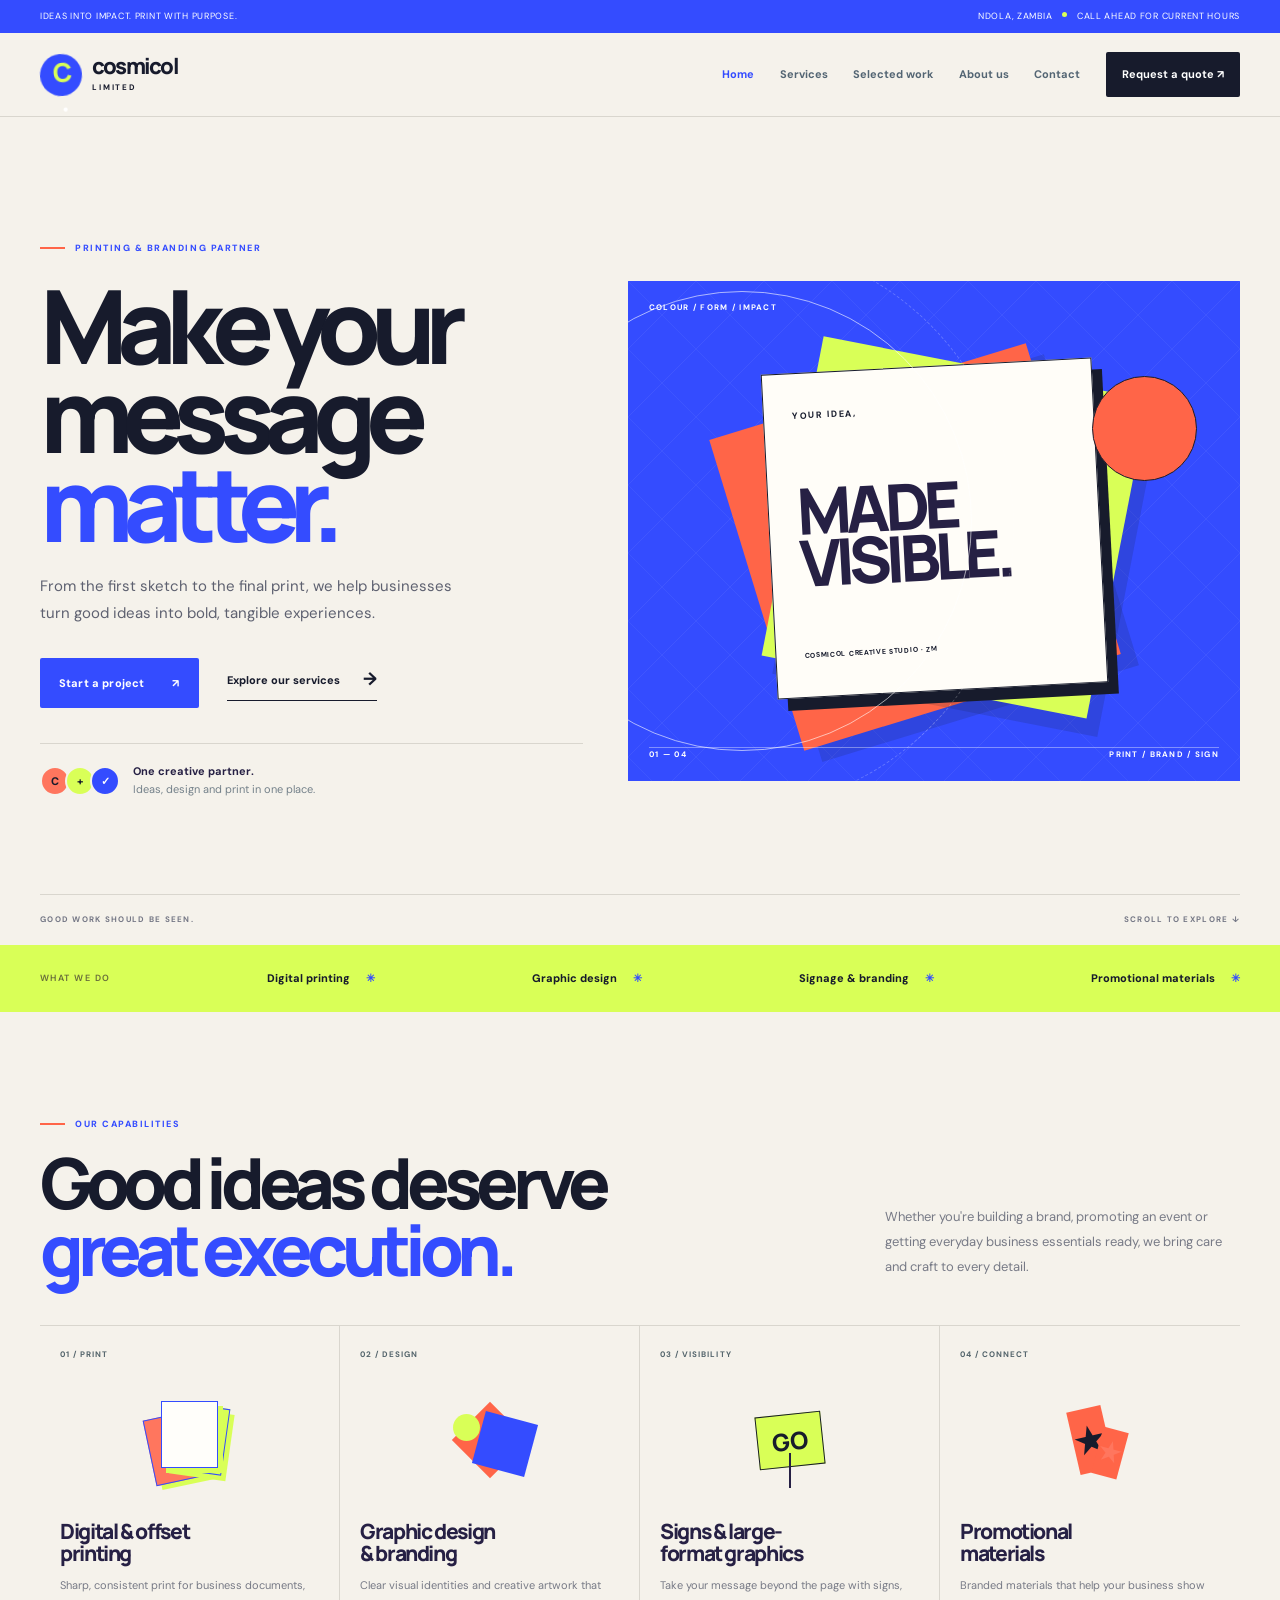
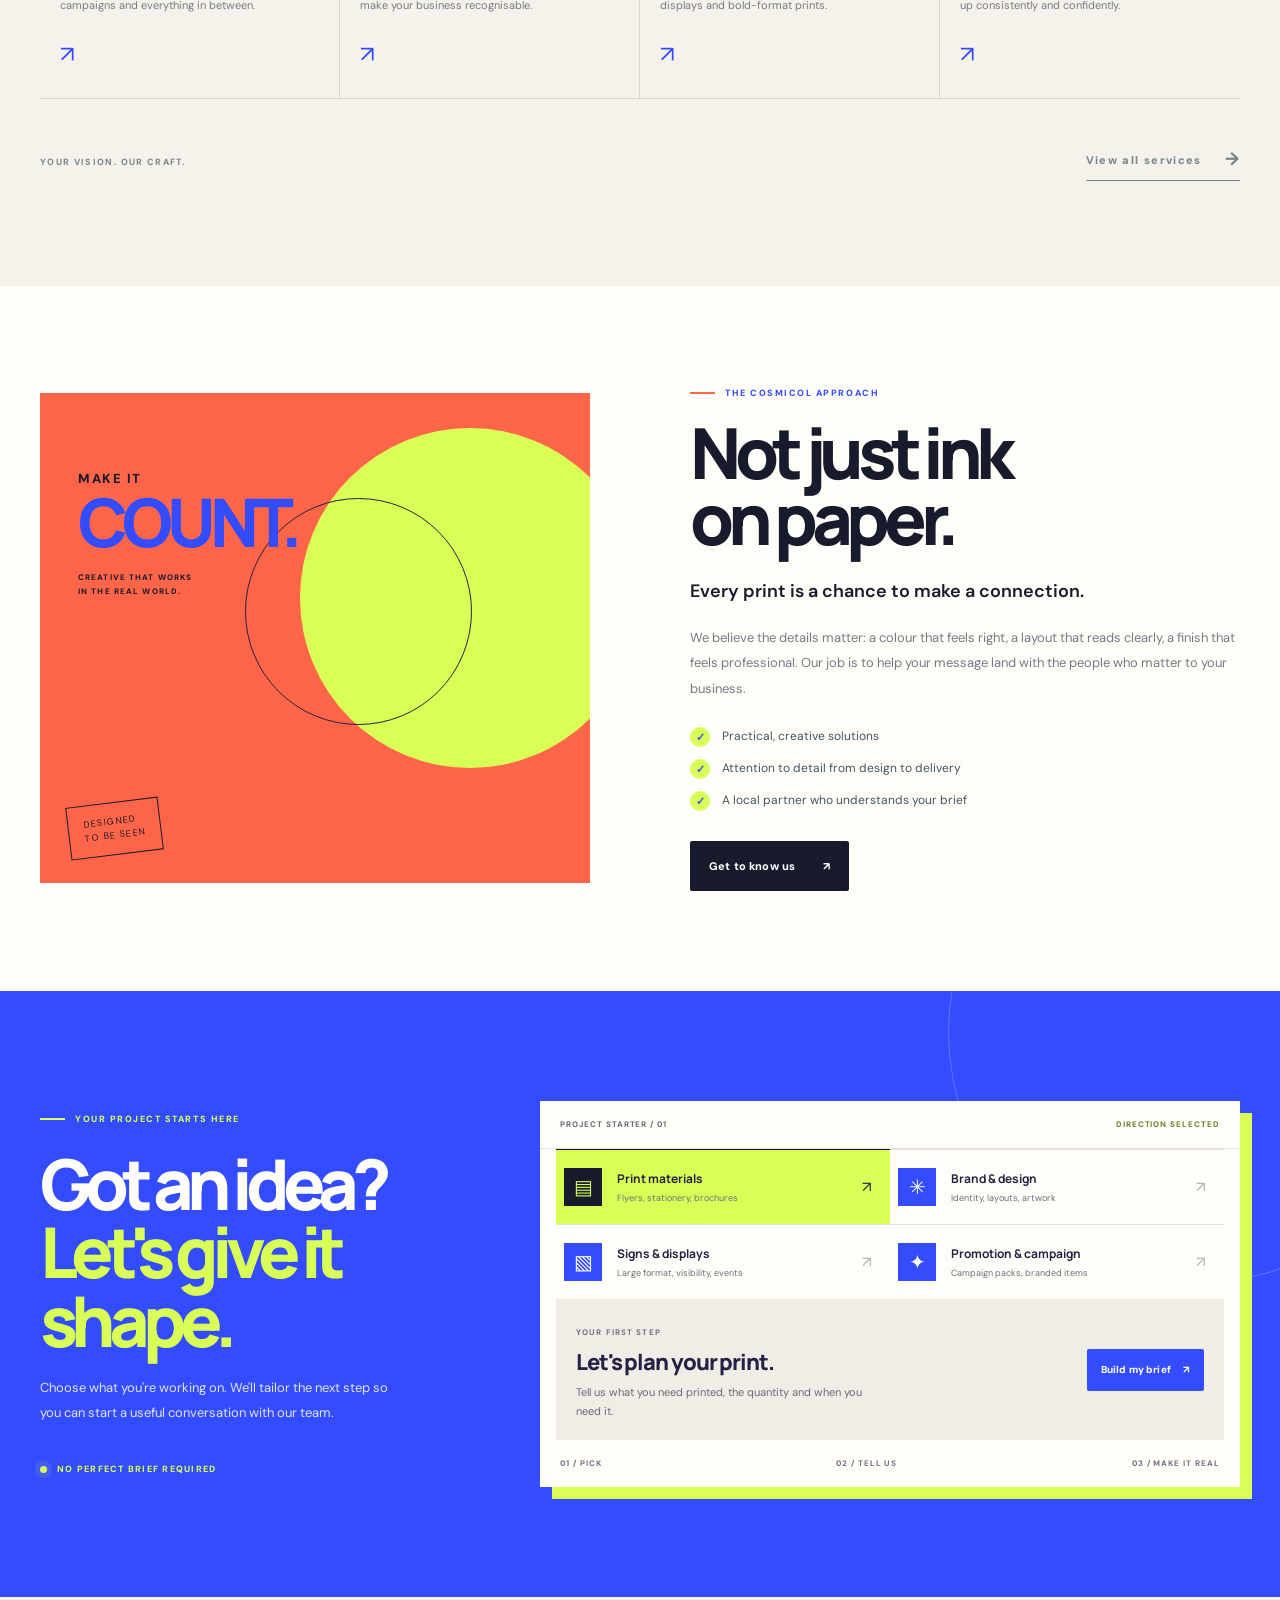
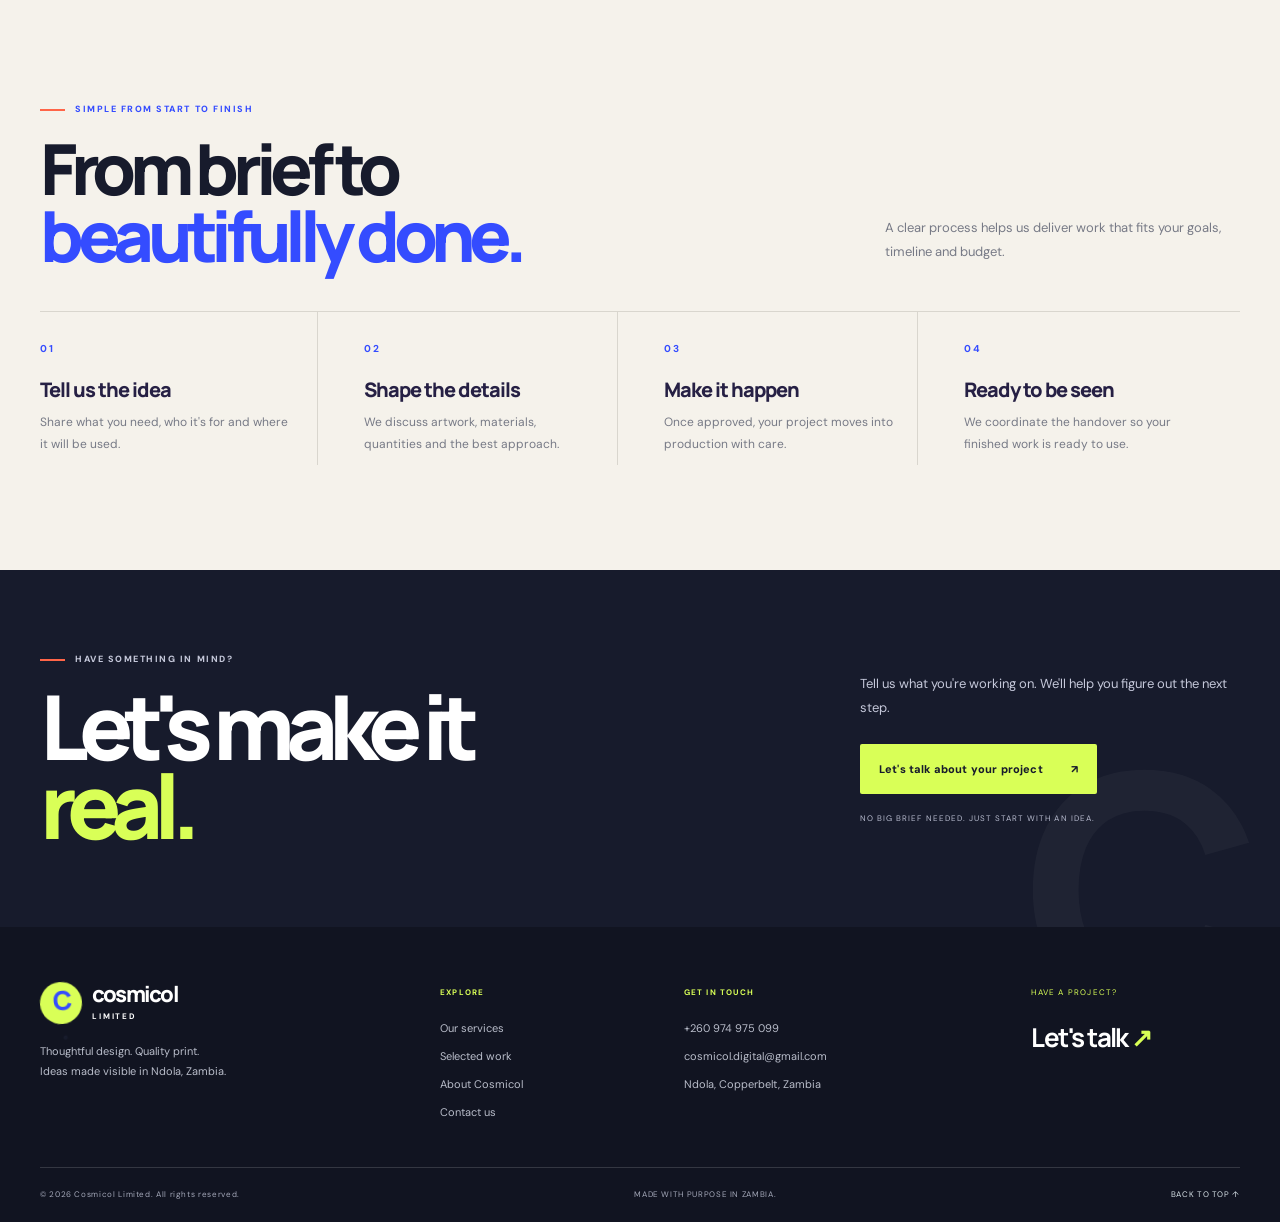
<file: index.html>
<!doctype html>
<html lang="en">
<head>
  <meta charset="utf-8">
  <meta name="viewport" content="width=device-width, initial-scale=1">
  <meta name="theme-color" content="#102a43">
  <meta name="description" content="Cosmicol Limited delivers digital and offset printing, graphic design, signage, branding and promotional materials in Ndola, Zambia.">
  <title>Cosmicol Limited — Print. Brand. Stand Out.</title>
  <link rel="preconnect" href="https://fonts.googleapis.com">
  <link rel="preconnect" href="https://fonts.gstatic.com" crossorigin>
  <link href="https://fonts.googleapis.com/css2?family=DM+Sans:wght@400;500;600;700&family=Manrope:wght@400;500;600;700;800&display=swap" rel="stylesheet">
  <link rel="stylesheet" href="assets/css/style.css">
  <script src="assets/js/main.js" defer></script>
</head>
<body>
  <div class="topline"><div class="container topline-inner"><span>Ideas into impact. Print with purpose.</span><span>Ndola, Zambia <i class="dot"></i> Call ahead for current hours</span></div></div>
  <header class="site-header">
    <div class="container nav-wrap">
      <a class="brand" href="index.html" aria-label="Cosmicol Limited home"><span class="brand-mark">C<span>·</span></span><span class="brand-name">cosmicol<small>LIMITED</small></span></a>
      <button class="menu-toggle" aria-label="Open navigation" aria-expanded="false"><span></span><span></span></button>
      <nav class="main-nav" aria-label="Main navigation"><a class="active" href="index.html">Home</a><a href="services.html">Services</a><a href="showcase.html">Selected work</a><a href="about.html">About us</a><a href="contact.html">Contact</a><a class="nav-cta" href="contact.html#quote">Request a quote <span>↗</span></a></nav>
    </div>
  </header>
  <main>
    <section class="hero">
      <div class="hero-grid container">
        <div class="hero-copy">
          <div class="eyebrow"><span class="eyebrow-line"></span> PRINTING & BRANDING PARTNER</div>
          <h1>Make your<br>message <em>matter.</em></h1>
          <p class="hero-intro">From the first sketch to the final print, we help businesses turn good ideas into bold, tangible experiences.</p>
          <div class="hero-actions"><a class="button button-primary" href="contact.html#quote">Start a project <span>↗</span></a><a class="text-link" href="services.html">Explore our services <span>→</span></a></div>
          <div class="hero-proof"><div class="proof-avatars"><span>C</span><span>+</span><span>✓</span></div><p><strong>One creative partner.</strong><br>Ideas, design and print in one place.</p></div>
        </div>
        <div class="hero-art" aria-label="Abstract artwork inspired by print and colour">
          <div class="art-label art-label-top">COLOUR / FORM / IMPACT</div>
          <div class="art-sheet sheet-back"></div><div class="art-sheet sheet-mid"></div><div class="art-sheet sheet-front"><span class="sheet-kicker">YOUR IDEA,</span><strong>MADE<br>VISIBLE.</strong><span class="sheet-foot">COSMICOL CREATIVE STUDIO · ZM</span></div>
          <div class="art-orbit orbit-one"></div><div class="art-orbit orbit-two"></div><div class="art-sun"></div>
          <div class="art-label art-label-bottom"><span>01 — 04</span><span>PRINT / BRAND / SIGN</span></div>
        </div>
      </div>
      <div class="hero-bottom container"><span>GOOD WORK SHOULD BE SEEN.</span><span class="scroll-mark">SCROLL TO EXPLORE ↓</span></div>
    </section>
    <section class="service-strip"><div class="container strip-inner"><span>WHAT WE DO</span><div>Digital printing <b>✳</b></div><div>Graphic design <b>✳</b></div><div>Signage & branding <b>✳</b></div><div>Promotional materials <b>✳</b></div></div></section>
    <section class="section services-preview">
      <div class="container">
        <div class="section-heading"><div><div class="eyebrow"><span class="eyebrow-line"></span> OUR CAPABILITIES</div><h2>Good ideas deserve<br><em>great execution.</em></h2></div><p>Whether you're building a brand, promoting an event or getting everyday business essentials ready, we bring care and craft to every detail.</p></div>
        <div class="service-cards">
          <a class="service-card card-blue" href="services.html#digital"><span class="card-index">01 / PRINT</span><div class="service-symbol symbol-print"><span></span><span></span><span></span></div><h3>Digital & offset<br>printing</h3><p>Sharp, consistent print for business documents, campaigns and everything in between.</p><span class="card-arrow">↗</span></a>
          <a class="service-card card-orange" href="services.html#design"><span class="card-index">02 / DESIGN</span><div class="service-symbol symbol-design"><span></span><span></span><span></span></div><h3>Graphic design<br>& branding</h3><p>Clear visual identities and creative artwork that make your business recognisable.</p><span class="card-arrow">↗</span></a>
          <a class="service-card card-green" href="services.html#signage"><span class="card-index">03 / VISIBILITY</span><div class="service-symbol symbol-sign"><span>GO</span><i></i></div><h3>Signs & large-<br>format graphics</h3><p>Take your message beyond the page with signs, displays and bold-format prints.</p><span class="card-arrow">↗</span></a>
          <a class="service-card card-lilac" href="services.html#promo"><span class="card-index">04 / CONNECT</span><div class="service-symbol symbol-promo"><span>★</span><span>★</span></div><h3>Promotional<br>materials</h3><p>Branded materials that help your business show up consistently and confidently.</p><span class="card-arrow">↗</span></a>
        </div>
        <div class="section-link-row"><span>YOUR VISION. OUR CRAFT.</span><a class="text-link" href="services.html">View all services <span>→</span></a></div>
      </div>
    </section>
    <section class="feature-section"><div class="container feature-grid"><div class="feature-visual"><div class="feature-circle"></div><div class="feature-type"><span>MAKE IT</span><strong>COUNT.</strong><small>CREATIVE THAT WORKS IN THE REAL WORLD.</small></div><div class="feature-stamp">DESIGNED<br>TO BE SEEN</div></div><div class="feature-copy"><div class="eyebrow"><span class="eyebrow-line"></span> THE COSMICOL APPROACH</div><h2>Not just ink<br>on paper.</h2><p class="lead">Every print is a chance to make a connection.</p><p>We believe the details matter: a colour that feels right, a layout that reads clearly, a finish that feels professional. Our job is to help your message land with the people who matter to your business.</p><ul class="check-list"><li><span>✓</span> Practical, creative solutions</li><li><span>✓</span> Attention to detail from design to delivery</li><li><span>✓</span> A local partner who understands your brief</li></ul><a class="button button-dark" href="about.html">Get to know us <span>↗</span></a></div></div></section>

    <section class="brief-builder" id="project-starter">
      <div class="container brief-builder-grid">
        <div class="brief-intro">
          <div class="eyebrow"><span class="eyebrow-line"></span> YOUR PROJECT STARTS HERE</div>
          <h2>Got an idea?<br><em>Let's give it shape.</em></h2>
          <p>Choose what you're working on. We'll tailor the next step so you can start a useful conversation with our team.</p>
          <div class="brief-note"><span class="brief-note-dot"></span> NO PERFECT BRIEF REQUIRED</div>
        </div>
        <div class="brief-tool" aria-label="Interactive project starter">
          <div class="brief-tool-top"><span>PROJECT STARTER / 01</span><span id="brief-step">CHOOSE A DIRECTION</span></div>
          <div class="brief-options" role="group" aria-label="Choose your project type">
            <button class="brief-option active" type="button" data-brief="print" aria-pressed="true"><span class="brief-option-icon">▤</span><span><strong>Print materials</strong><small>Flyers, stationery, brochures</small></span><span class="brief-check">↗</span></button>
            <button class="brief-option" type="button" data-brief="brand" aria-pressed="false"><span class="brief-option-icon">✳</span><span><strong>Brand & design</strong><small>Identity, layouts, artwork</small></span><span class="brief-check">↗</span></button>
            <button class="brief-option" type="button" data-brief="signage" aria-pressed="false"><span class="brief-option-icon">▧</span><span><strong>Signs & displays</strong><small>Large format, visibility, events</small></span><span class="brief-check">↗</span></button>
            <button class="brief-option" type="button" data-brief="campaign" aria-pressed="false"><span class="brief-option-icon">✦</span><span><strong>Promotion & campaign</strong><small>Campaign packs, branded items</small></span><span class="brief-check">↗</span></button>
          </div>
          <div class="brief-result" aria-live="polite"><div><span class="brief-result-label">YOUR FIRST STEP</span><h3 id="brief-result-title">Let's plan your print.</h3><p id="brief-result-copy">Tell us what you need printed, the quantity and when you need it.</p></div><a id="brief-result-link" class="button button-primary" href="contact.html#quote">Build my brief <span>↗</span></a></div>
          <div class="brief-tool-bottom"><span>01 / PICK</span><span>02 / TELL US</span><span>03 / MAKE IT REAL</span></div>
        </div>
      </div>
    </section>
    <section class="process-section section"><div class="container"><div class="section-heading"><div><div class="eyebrow"><span class="eyebrow-line"></span> SIMPLE FROM START TO FINISH</div><h2>From brief to<br><em>beautifully done.</em></h2></div><p>A clear process helps us deliver work that fits your goals, timeline and budget.</p></div><div class="process-grid"><article><span>01</span><h3>Tell us the idea</h3><p>Share what you need, who it's for and where it will be used.</p></article><article><span>02</span><h3>Shape the details</h3><p>We discuss artwork, materials, quantities and the best approach.</p></article><article><span>03</span><h3>Make it happen</h3><p>Once approved, your project moves into production with care.</p></article><article><span>04</span><h3>Ready to be seen</h3><p>We coordinate the handover so your finished work is ready to use.</p></article></div></div></section>
    <section class="cta-section"><div class="container cta-inner"><div><div class="eyebrow eyebrow-light"><span class="eyebrow-line"></span> HAVE SOMETHING IN MIND?</div><h2>Let's make it<br><em>real.</em></h2></div><div class="cta-right"><p>Tell us what you're working on. We'll help you figure out the next step.</p><a class="button button-light" href="contact.html#quote">Let's talk about your project <span>↗</span></a><span class="cta-note">NO BIG BRIEF NEEDED. JUST START WITH AN IDEA.</span></div><div class="cta-decoration">C.</div></div></section>
  </main>
  <footer class="site-footer"><div class="container footer-main"><div class="footer-brand"><a class="brand brand-light" href="index.html"><span class="brand-mark">C<span>·</span></span><span class="brand-name">cosmicol<small>LIMITED</small></span></a><p>Thoughtful design. Quality print.<br>Ideas made visible in Ndola, Zambia.</p></div><div class="footer-column"><h4>EXPLORE</h4><a href="services.html">Our services</a><a href="showcase.html">Selected work</a><a href="about.html">About Cosmicol</a><a href="contact.html">Contact us</a></div><div class="footer-column"><h4>GET IN TOUCH</h4><a href="tel:+260974975099">+260 974 975 099</a><a href="mailto:cosmicol.digital@gmail.com">cosmicol.digital@gmail.com</a><span>Ndola, Copperbelt, Zambia</span></div><div class="footer-contact"><span>HAVE A PROJECT?</span><a href="contact.html#quote">Let's talk <b>↗</b></a></div></div><div class="container footer-bottom"><span>© <span data-year>2026</span> Cosmicol Limited. All rights reserved.</span><span>MADE WITH PURPOSE IN ZAMBIA.</span><a href="#top" class="back-top">BACK TO TOP ↑</a></div></footer>
</body>
</html>
</file>
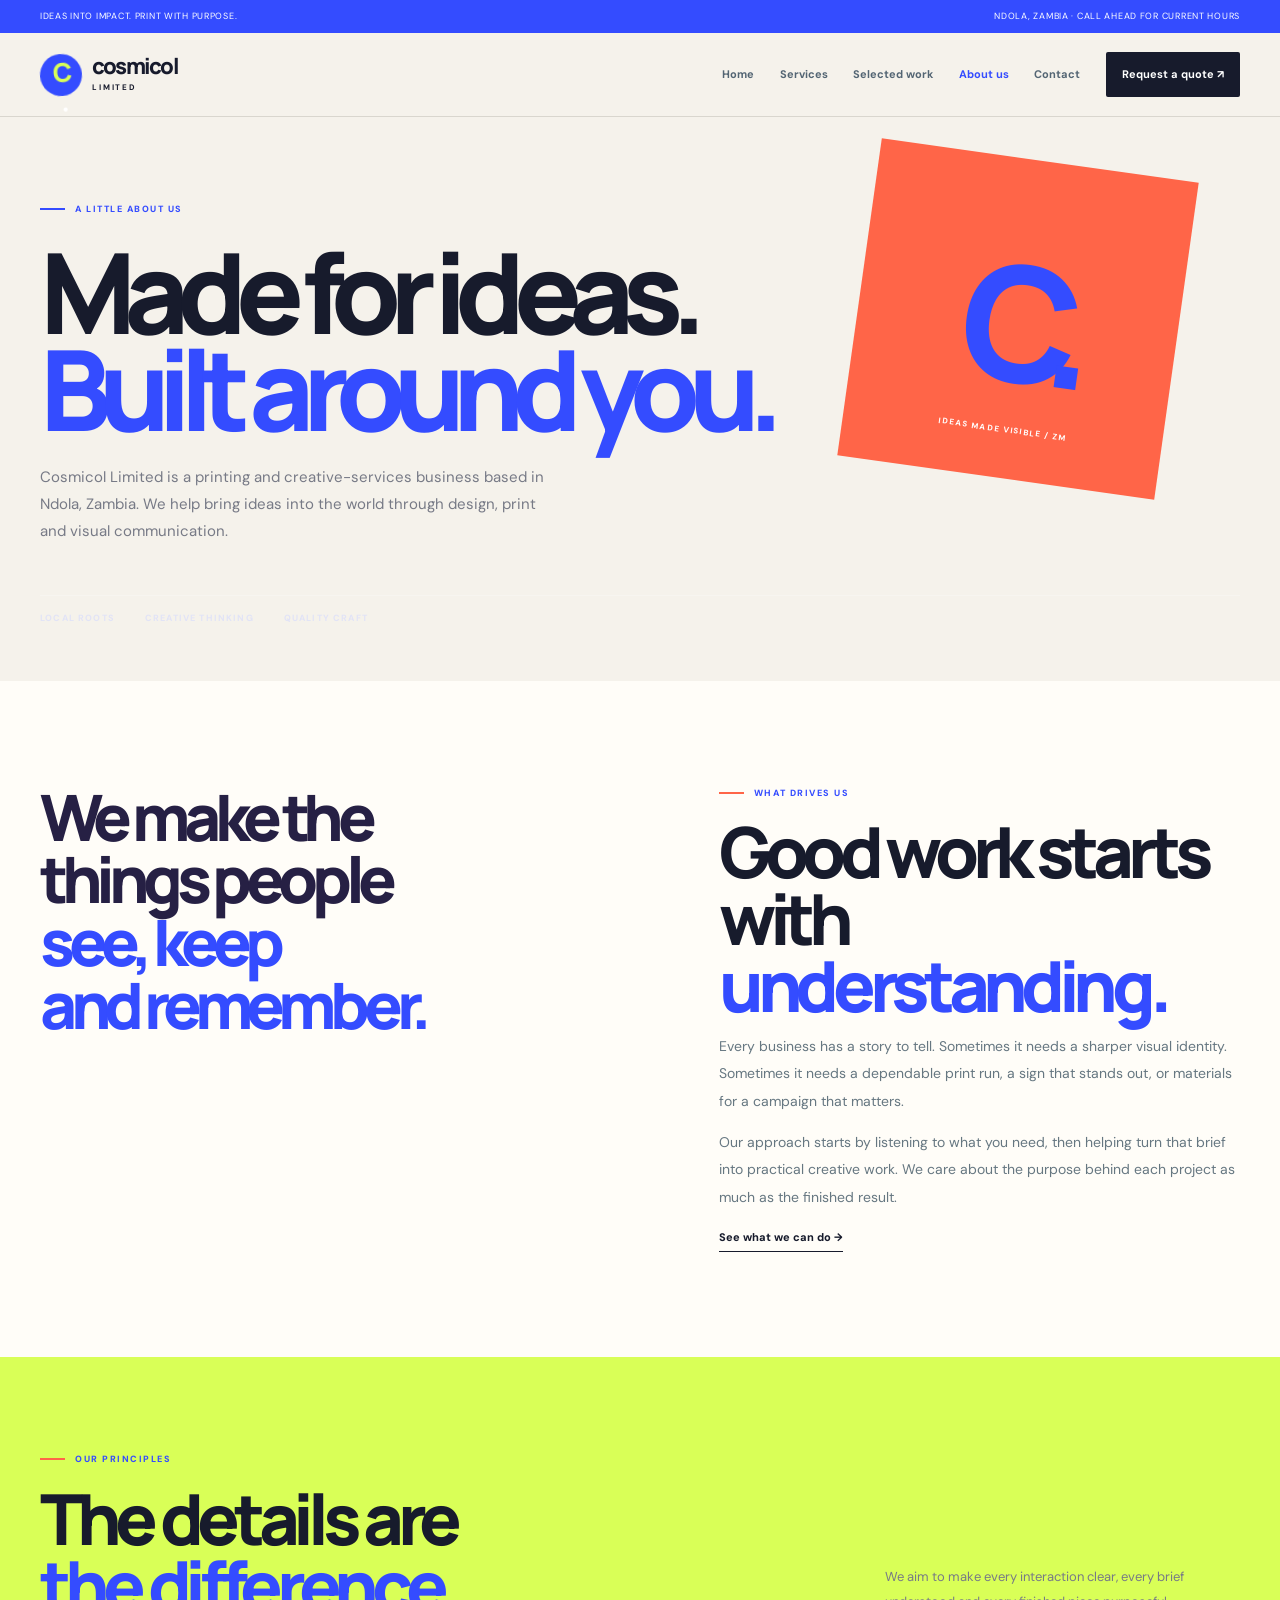
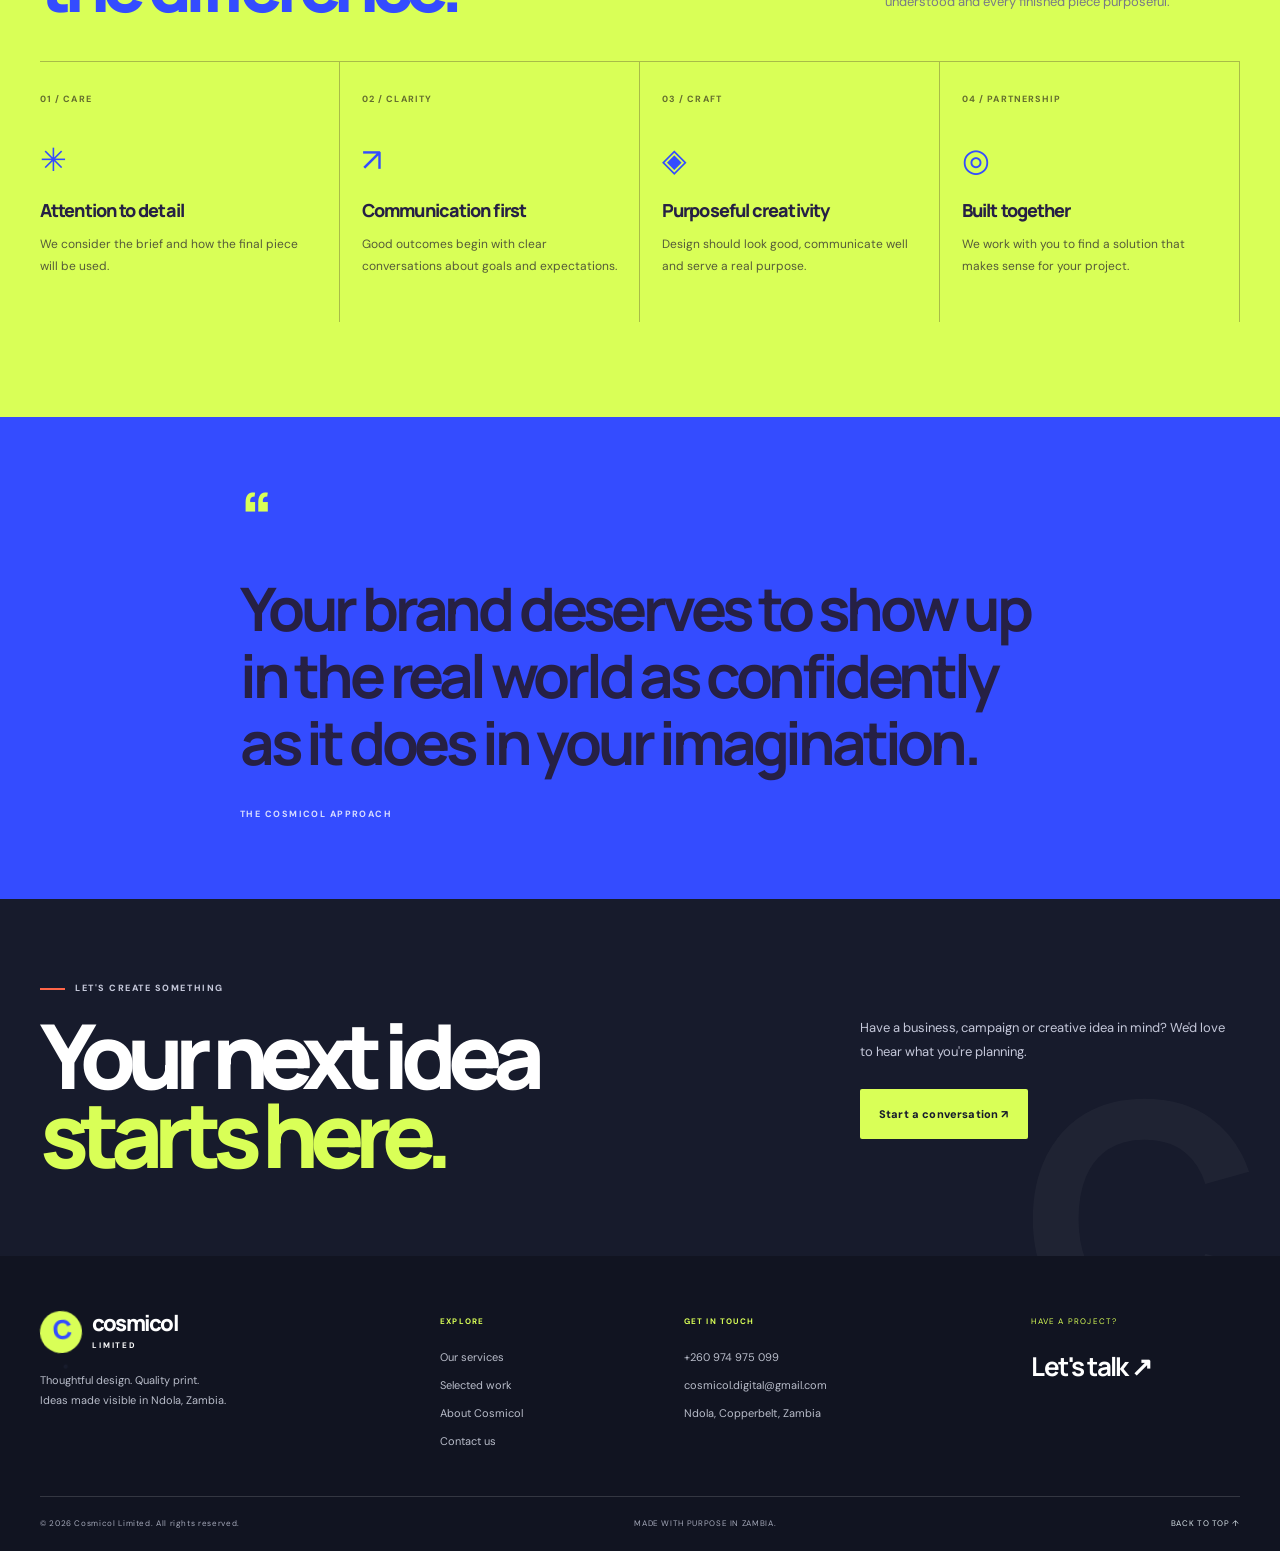
<file: about.html>
<!doctype html>
<html lang="en"><head><meta charset="utf-8"><meta name="viewport" content="width=device-width,initial-scale=1"><meta name="description" content="Learn about Cosmicol Limited, a printing and creative-services business based in Ndola, Zambia."><title>About | Cosmicol Limited</title><link rel="preconnect" href="https://fonts.googleapis.com"><link href="https://fonts.googleapis.com/css2?family=DM+Sans:wght@400;500;600;700&family=Manrope:wght@400;500;600;700;800&display=swap" rel="stylesheet"><link rel="stylesheet" href="assets/css/style.css"><script src="assets/js/main.js" defer></script></head>
<body><div class="topline"><div class="container topline-inner"><span>Ideas into impact. Print with purpose.</span><span>Ndola, Zambia · Call ahead for current hours</span></div></div><header class="site-header"><div class="container nav-wrap"><a class="brand" href="index.html"><span class="brand-mark">C<span>·</span></span><span class="brand-name">cosmicol<small>LIMITED</small></span></a><button class="menu-toggle" aria-label="Open navigation" aria-expanded="false"><span></span><span></span></button><nav class="main-nav"><a href="index.html">Home</a><a href="services.html">Services</a><a href="showcase.html">Selected work</a><a class="active" href="about.html">About us</a><a href="contact.html">Contact</a><a class="nav-cta" href="contact.html#quote">Request a quote ↗</a></nav></div></header>
<main><section class="page-hero about-hero"><div class="container"><div class="eyebrow"><span class="eyebrow-line"></span> A LITTLE ABOUT US</div><h1>Made for ideas.<br><em>Built around you.</em></h1><p>Cosmicol Limited is a printing and creative-services business based in Ndola, Zambia. We help bring ideas into the world through design, print and visual communication.</p><div class="page-hero-note"><span>LOCAL ROOTS</span><span>CREATIVE THINKING</span><span>QUALITY CRAFT</span></div></div><div class="about-hero-art"><span>C.</span><small>IDEAS MADE VISIBLE / ZM</small></div></section>
<section class="section about-intro"><div class="container about-intro-grid"><div class="about-bigline">We make the<br>things people<br><em>see, keep<br>and remember.</em></div><div class="about-intro-copy"><div class="eyebrow"><span class="eyebrow-line"></span> WHAT DRIVES US</div><h2>Good work starts<br>with <em>understanding.</em></h2><p>Every business has a story to tell. Sometimes it needs a sharper visual identity. Sometimes it needs a dependable print run, a sign that stands out, or materials for a campaign that matters.</p><p>Our approach starts by listening to what you need, then helping turn that brief into practical creative work. We care about the purpose behind each project as much as the finished result.</p><a class="text-link" href="services.html">See what we can do →</a></div></div></section>
<section class="values-section"><div class="container"><div class="section-heading"><div><div class="eyebrow"><span class="eyebrow-line"></span> OUR PRINCIPLES</div><h2>The details are<br><em>the difference.</em></h2></div><p>We aim to make every interaction clear, every brief understood and every finished piece purposeful.</p></div><div class="values-grid"><article><span>01 / CARE</span><div class="value-icon">✳</div><h3>Attention to detail</h3><p>We consider the brief and how the final piece will be used.</p></article><article><span>02 / CLARITY</span><div class="value-icon">↗</div><h3>Communication first</h3><p>Good outcomes begin with clear conversations about goals and expectations.</p></article><article><span>03 / CRAFT</span><div class="value-icon">◈</div><h3>Purposeful creativity</h3><p>Design should look good, communicate well and serve a real purpose.</p></article><article><span>04 / PARTNERSHIP</span><div class="value-icon">◎</div><h3>Built together</h3><p>We work with you to find a solution that makes sense for your project.</p></article></div></div></section>
<section class="about-quote"><div class="container quote-inner"><span class="quote-mark">“</span><blockquote>Your brand deserves to show up in the real world as confidently as it does in your imagination.</blockquote><span class="quote-attribution">THE COSMICOL APPROACH</span></div></section><section class="cta-section"><div class="container cta-inner"><div><div class="eyebrow eyebrow-light"><span class="eyebrow-line"></span> LET'S CREATE SOMETHING</div><h2>Your next idea<br><em>starts here.</em></h2></div><div class="cta-right"><p>Have a business, campaign or creative idea in mind? We'd love to hear what you're planning.</p><a class="button button-light" href="contact.html#quote">Start a conversation ↗</a></div><div class="cta-decoration">C.</div></div></section></main>
<footer class="site-footer"><div class="container footer-main"><div class="footer-brand"><a class="brand brand-light" href="index.html"><span class="brand-mark">C<span>·</span></span><span class="brand-name">cosmicol<small>LIMITED</small></span></a><p>Thoughtful design. Quality print.<br>Ideas made visible in Ndola, Zambia.</p></div><div class="footer-column"><h4>EXPLORE</h4><a href="services.html">Our services</a><a href="showcase.html">Selected work</a><a href="about.html">About Cosmicol</a><a href="contact.html">Contact us</a></div><div class="footer-column"><h4>GET IN TOUCH</h4><a href="tel:+260974975099">+260 974 975 099</a><a href="mailto:cosmicol.digital@gmail.com">cosmicol.digital@gmail.com</a><span>Ndola, Copperbelt, Zambia</span></div><div class="footer-contact"><span>HAVE A PROJECT?</span><a href="contact.html#quote">Let's talk ↗</a></div></div><div class="container footer-bottom"><span>© <span data-year>2026</span> Cosmicol Limited. All rights reserved.</span><span>MADE WITH PURPOSE IN ZAMBIA.</span><a href="#top">BACK TO TOP ↑</a></div></footer></body></html>
</file>
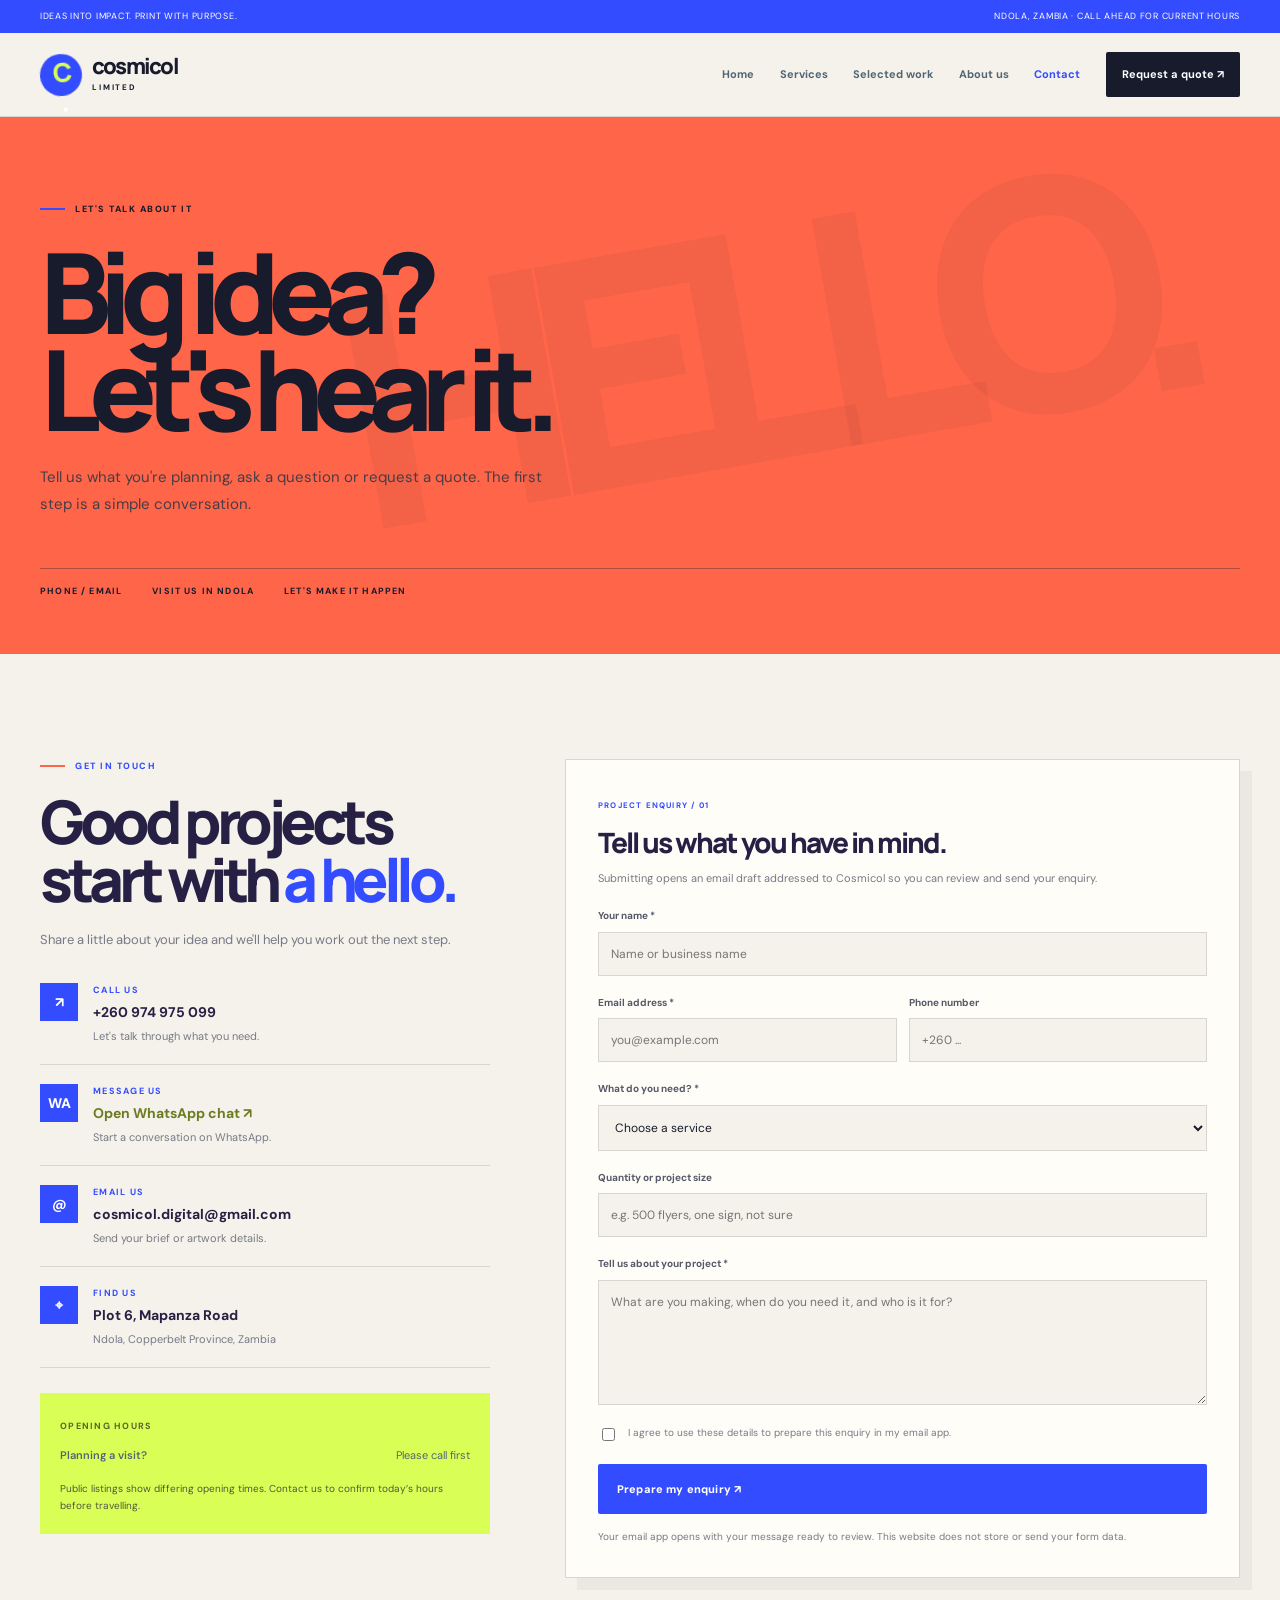
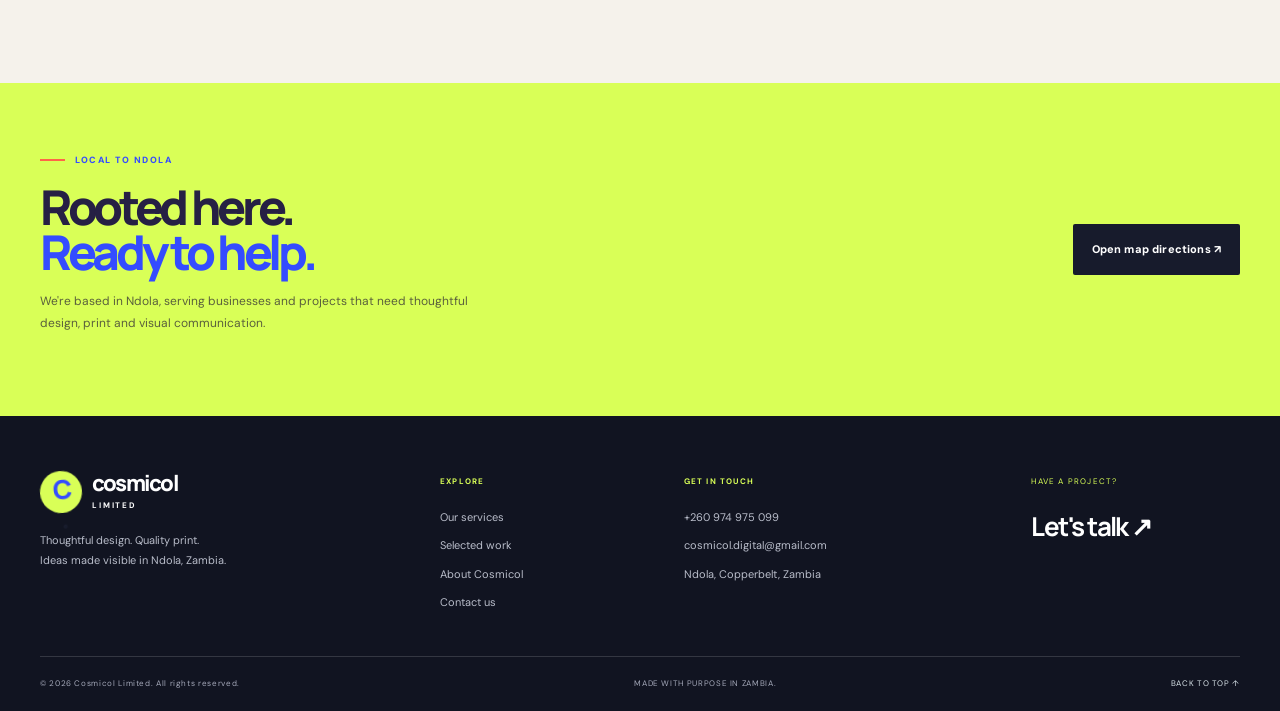
<file: contact.html>
<!doctype html>
<html lang="en"><head><meta charset="utf-8"><meta name="viewport" content="width=device-width,initial-scale=1"><meta name="description" content="Contact Cosmicol Limited in Ndola for printing, graphic design, signage, branding and promotional material enquiries."><title>Contact | Cosmicol Limited</title><link rel="preconnect" href="https://fonts.googleapis.com"><link href="https://fonts.googleapis.com/css2?family=DM+Sans:wght@400;500;600;700&family=Manrope:wght@400;500;600;700;800&display=swap" rel="stylesheet"><link rel="stylesheet" href="assets/css/style.css"><script src="assets/js/main.js" defer></script></head>
<body><div class="topline"><div class="container topline-inner"><span>Ideas into impact. Print with purpose.</span><span>Ndola, Zambia · Call ahead for current hours</span></div></div><header class="site-header"><div class="container nav-wrap"><a class="brand" href="index.html"><span class="brand-mark">C<span>·</span></span><span class="brand-name">cosmicol<small>LIMITED</small></span></a><button class="menu-toggle" aria-label="Open navigation" aria-expanded="false"><span></span><span></span></button><nav class="main-nav"><a href="index.html">Home</a><a href="services.html">Services</a><a href="showcase.html">Selected work</a><a href="about.html">About us</a><a class="active" href="contact.html">Contact</a><a class="nav-cta" href="#quote">Request a quote ↗</a></nav></div></header>
<main><section class="page-hero contact-hero"><div class="container"><div class="eyebrow"><span class="eyebrow-line"></span> LET'S TALK ABOUT IT</div><h1>Big idea?<br><em>Let's hear it.</em></h1><p>Tell us what you're planning, ask a question or request a quote. The first step is a simple conversation.</p><div class="page-hero-note"><span>PHONE / EMAIL</span><span>VISIT US IN NDOLA</span><span>LET'S MAKE IT HAPPEN</span></div></div><div class="contact-hero-shape">HELLO.</div></section>
<section class="section contact-section" id="quote"><div class="container contact-grid"><div class="contact-info"><div class="eyebrow"><span class="eyebrow-line"></span> GET IN TOUCH</div><h2>Good projects<br>start with <em>a hello.</em></h2><p>Share a little about your idea and we'll help you work out the next step.</p><div class="contact-method"><span class="method-icon">↗</span><div><small>CALL US</small><a href="tel:+260974975099">+260 974 975 099</a><p>Let's talk through what you need.</p></div></div><div class="contact-method"><span class="method-icon">WA</span><div><small>MESSAGE US</small><a id="contact-whatsapp" href="https://wa.me/260974975099" target="_blank" rel="noopener noreferrer">Open WhatsApp chat ↗</a><p>Start a conversation on WhatsApp.</p></div></div><div class="contact-method"><span class="method-icon">@</span><div><small>EMAIL US</small><a href="mailto:cosmicol.digital@gmail.com">cosmicol.digital@gmail.com</a><p>Send your brief or artwork details.</p></div></div><div class="contact-method"><span class="method-icon">⌖</span><div><small>FIND US</small><strong>Plot 6, Mapanza Road</strong><p>Ndola, Copperbelt Province, Zambia</p></div></div><div class="hours-card"><span>OPENING HOURS</span><p><b>Planning a visit?</b><span>Please call first</span></p><small>Public listings show differing opening times. Contact us to confirm today’s hours before travelling.</small></div></div>
<div class="quote-form-wrap"><div class="form-heading"><span>PROJECT ENQUIRY / 01</span><h3>Tell us what you have in mind.</h3><p>Submitting opens an email draft addressed to Cosmicol so you can review and send your enquiry.</p></div><form id="quote-form"><div class="form-row"><label for="name">Your name *</label><input id="name" name="name" autocomplete="name" required placeholder="Name or business name"></div><div class="form-row form-two"><div><label for="email">Email address *</label><input id="email" name="email" type="email" autocomplete="email" required placeholder="you@example.com"></div><div><label for="phone">Phone number</label><input id="phone" name="phone" type="tel" autocomplete="tel" placeholder="+260 ..."></div></div><div class="form-row"><label for="service">What do you need? *</label><select id="service" name="service" required><option value="">Choose a service</option><option>Digital or offset printing</option><option>Graphic design and branding</option><option>Signs or large-format printing</option><option>Promotional materials</option><option>Something else / not sure yet</option></select></div><div class="form-row"><label for="quantity">Quantity or project size</label><input id="quantity" name="quantity" placeholder="e.g. 500 flyers, one sign, not sure"></div><div class="form-row"><label for="details">Tell us about your project *</label><textarea id="details" name="details" rows="5" required placeholder="What are you making, when do you need it, and who is it for?"></textarea></div><label class="consent-row"><input type="checkbox" id="consent" required><span>I agree to use these details to prepare this enquiry in my email app.</span></label><button class="button button-primary form-submit" type="submit">Prepare my enquiry ↗</button><p class="form-note" id="form-note" role="status" aria-live="polite">Your email app opens with your message ready to review. This website does not store or send your form data.</p></form></div></div></section>
<section class="map-note"><div class="container map-note-inner"><div><span class="eyebrow"><span class="eyebrow-line"></span> LOCAL TO NDOLA</span><h2>Rooted here.<br><em>Ready to help.</em></h2><p>We're based in Ndola, serving businesses and projects that need thoughtful design, print and visual communication.</p></div><a class="button button-dark" href="https://www.google.com/maps/search/?api=1&query=Cosmicol+Limited+Plot+6+Mapanza+Road+Ndola+Zambia" target="_blank" rel="noopener noreferrer">Open map directions ↗</a></div></section></main>
<footer class="site-footer"><div class="container footer-main"><div class="footer-brand"><a class="brand brand-light" href="index.html"><span class="brand-mark">C<span>·</span></span><span class="brand-name">cosmicol<small>LIMITED</small></span></a><p>Thoughtful design. Quality print.<br>Ideas made visible in Ndola, Zambia.</p></div><div class="footer-column"><h4>EXPLORE</h4><a href="services.html">Our services</a><a href="showcase.html">Selected work</a><a href="about.html">About Cosmicol</a><a href="contact.html">Contact us</a></div><div class="footer-column"><h4>GET IN TOUCH</h4><a href="tel:+260974975099">+260 974 975 099</a><a href="mailto:cosmicol.digital@gmail.com">cosmicol.digital@gmail.com</a><span>Ndola, Copperbelt, Zambia</span></div><div class="footer-contact"><span>HAVE A PROJECT?</span><a href="#quote">Let's talk ↗</a></div></div><div class="container footer-bottom"><span>© <span data-year>2026</span> Cosmicol Limited. All rights reserved.</span><span>MADE WITH PURPOSE IN ZAMBIA.</span><a href="#top">BACK TO TOP ↑</a></div></footer></body></html>
</file>
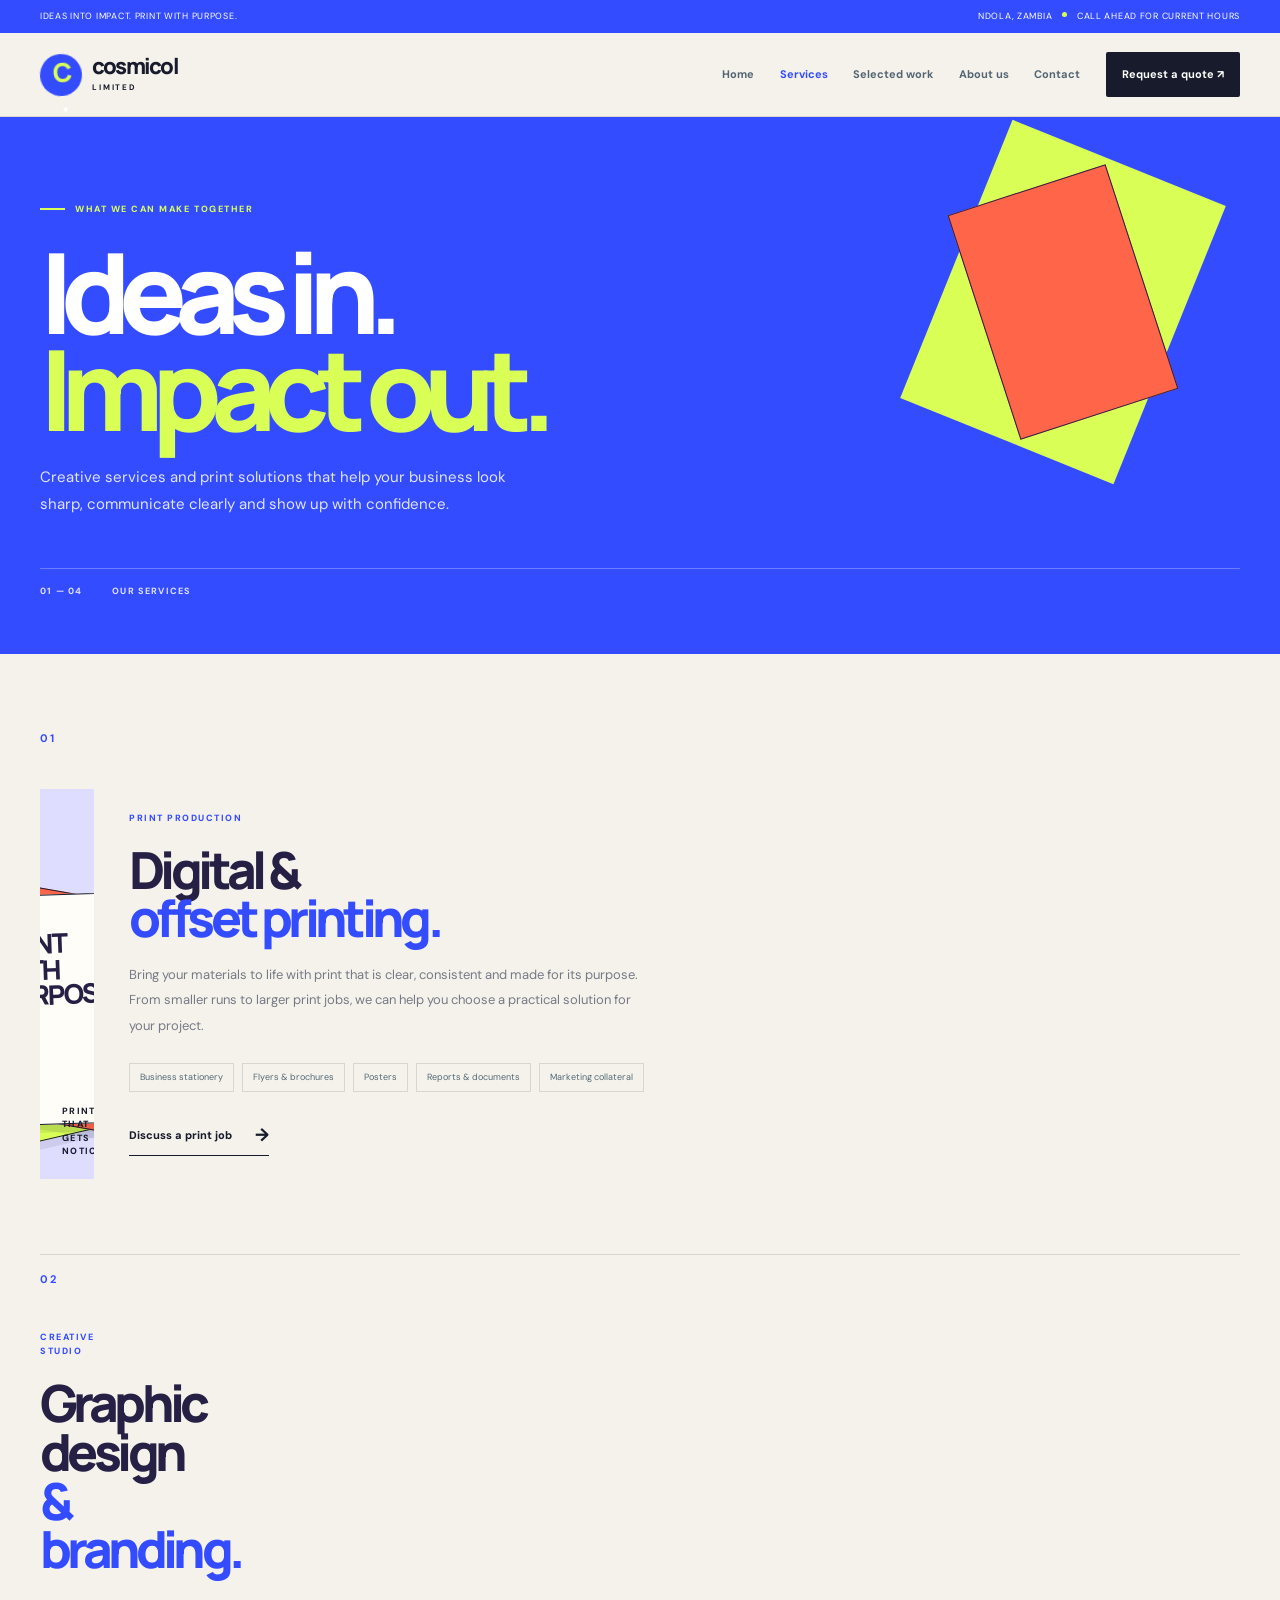
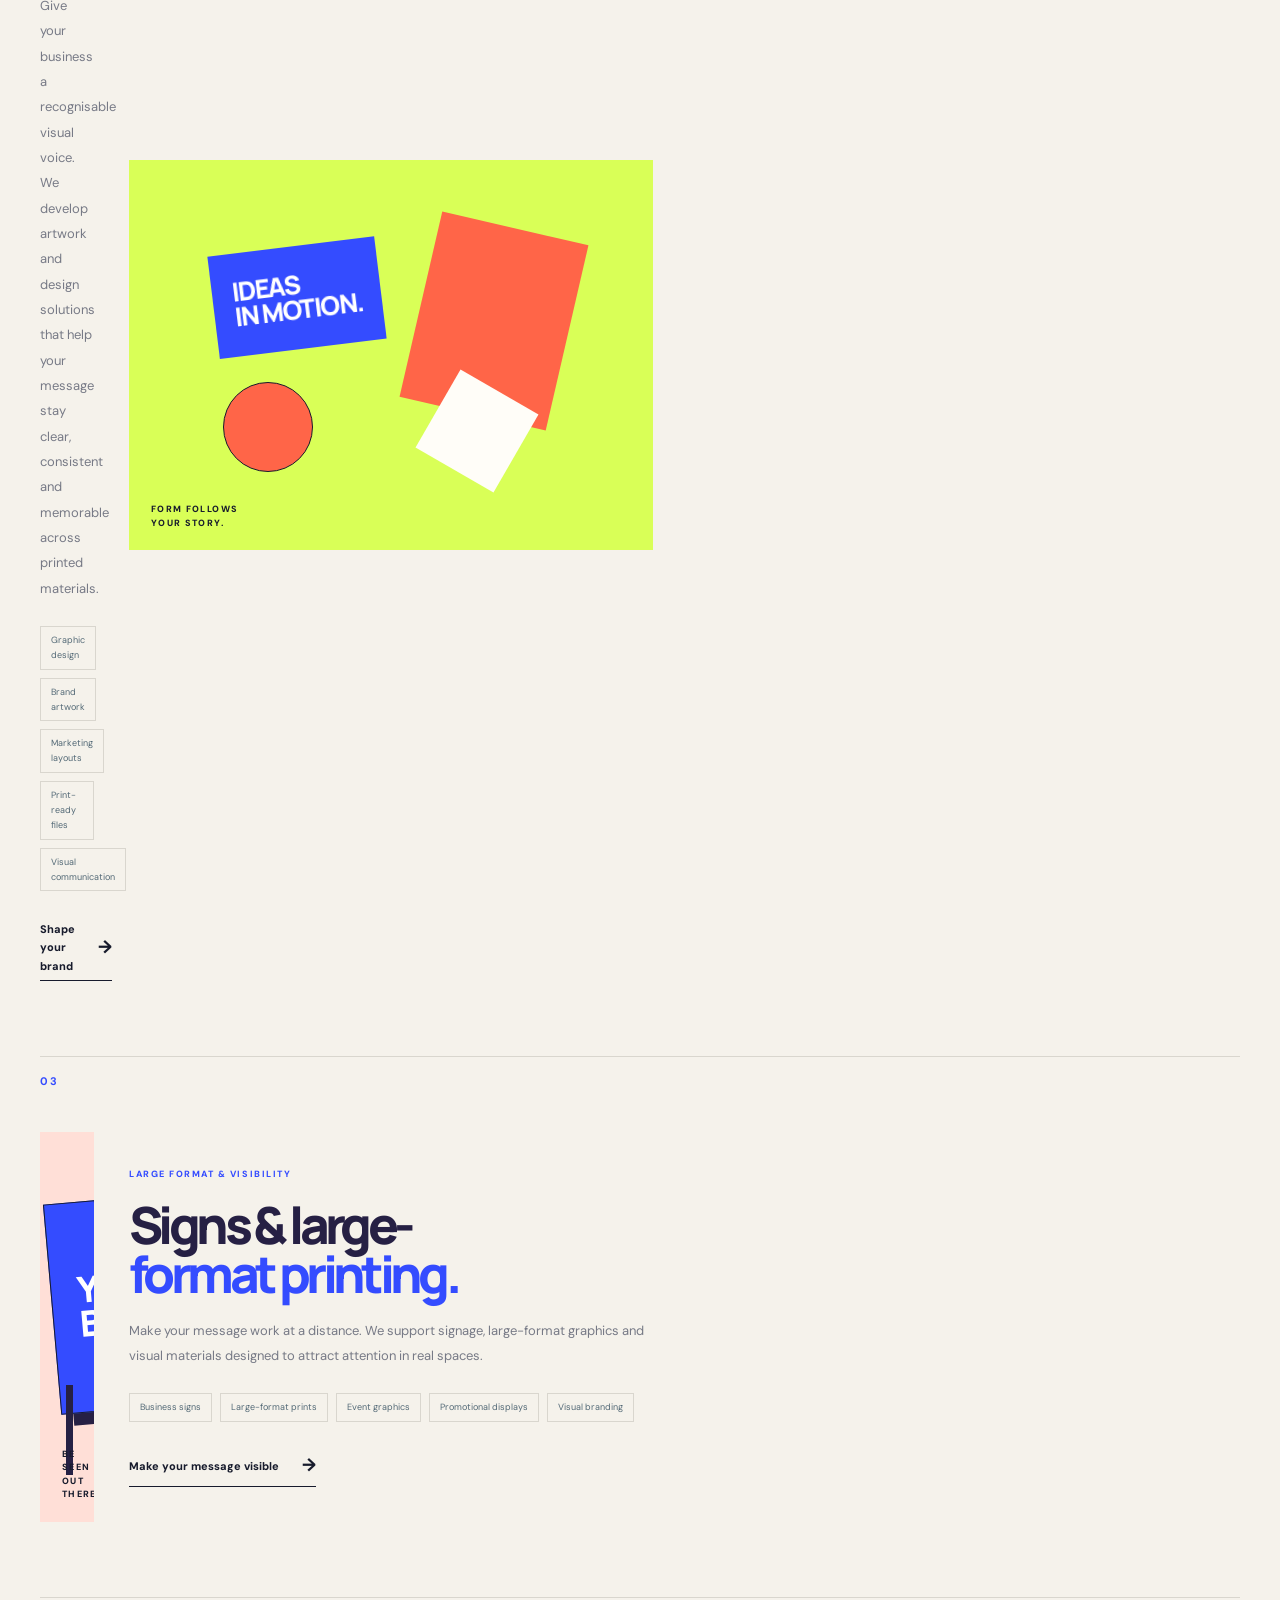
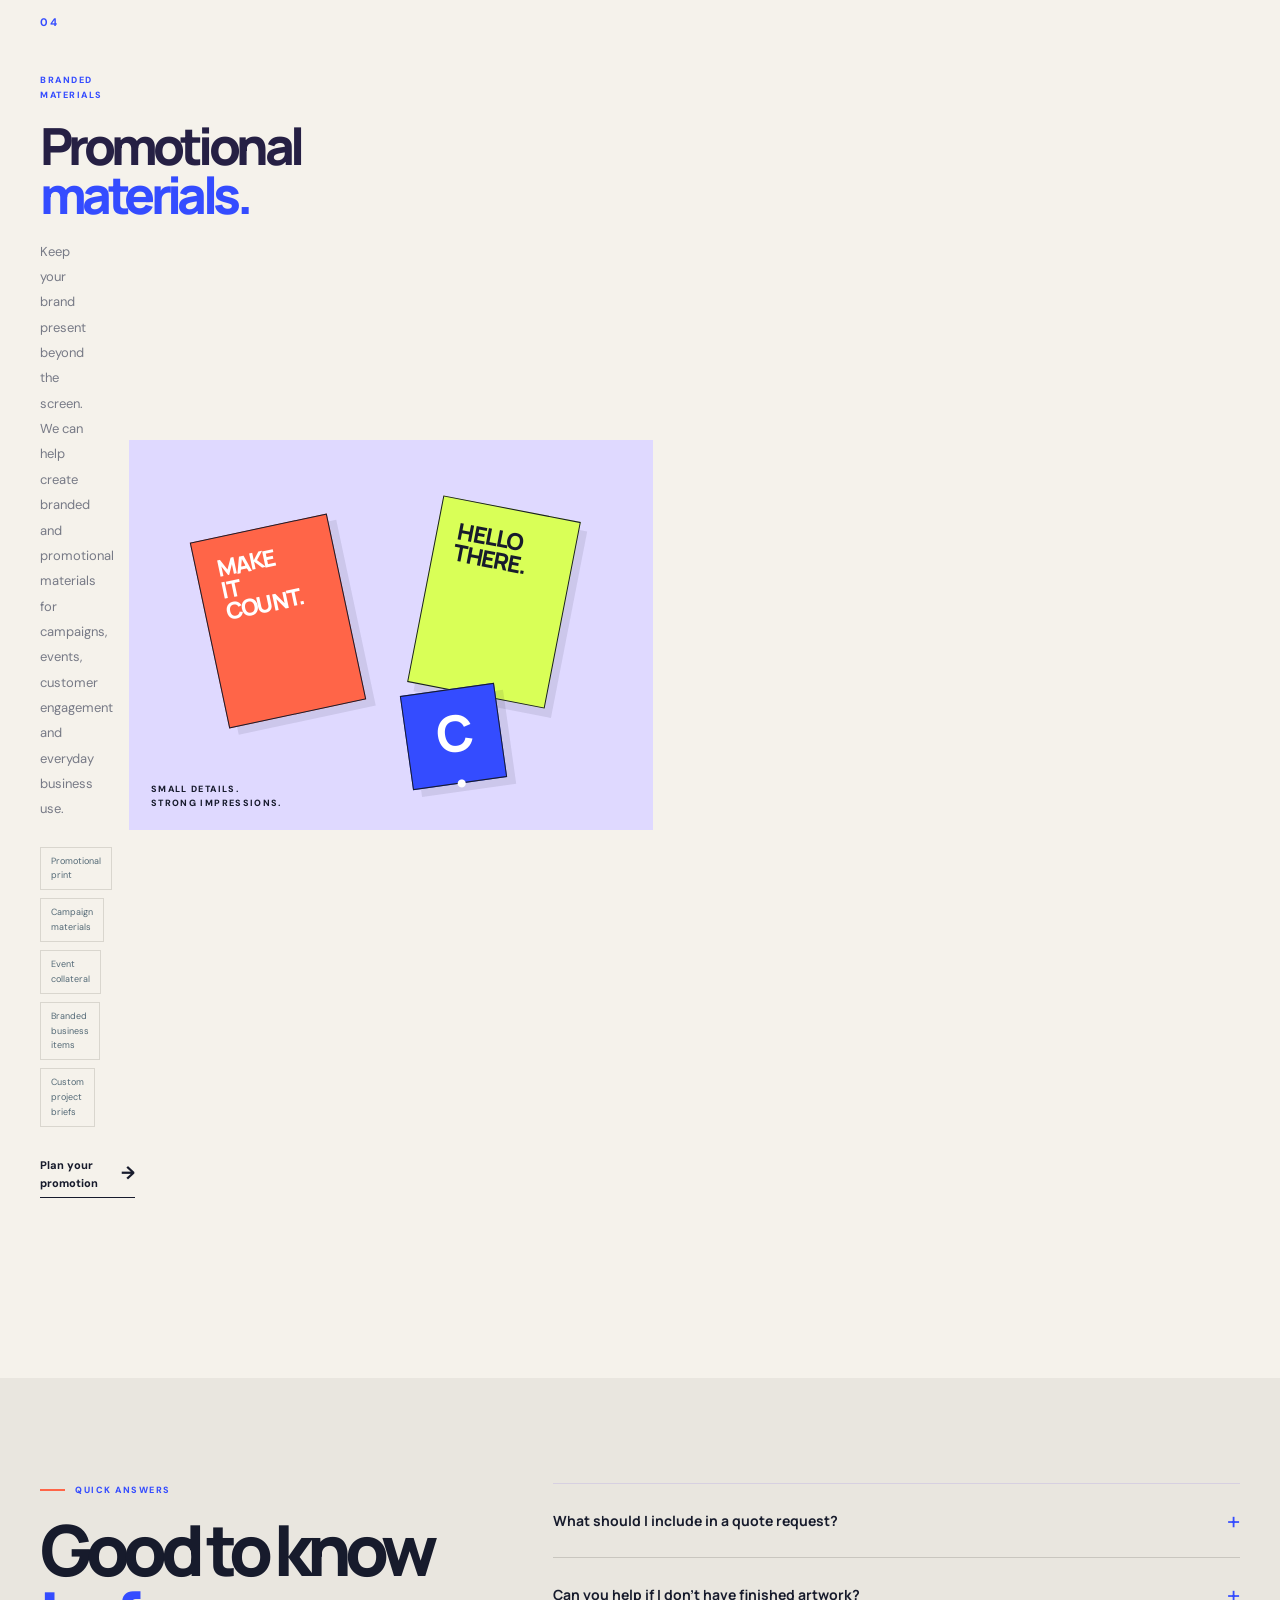
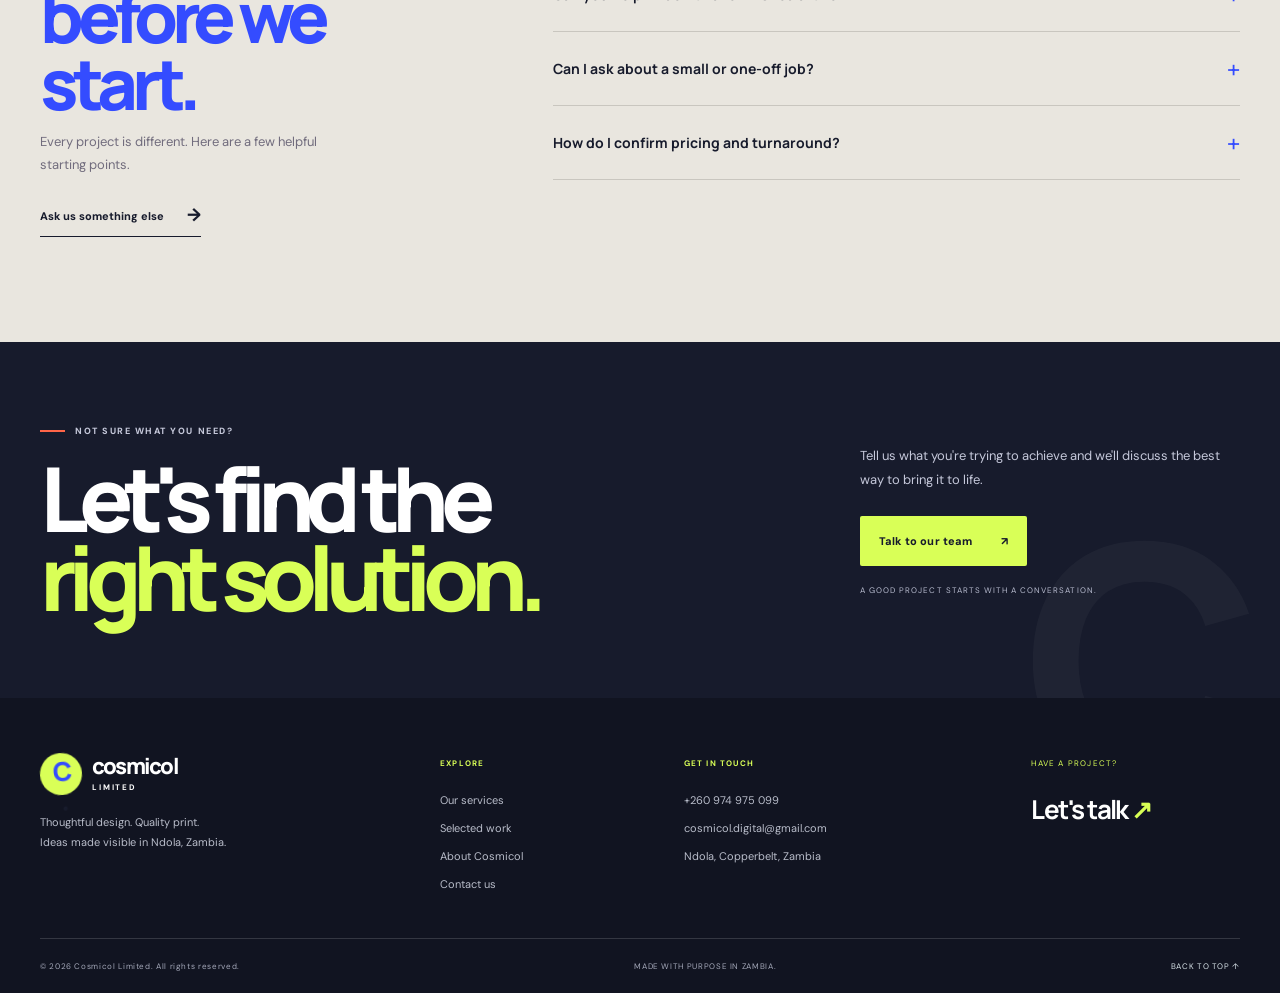
<file: services.html>
<!doctype html>
<html lang="en"><head><meta charset="utf-8"><meta name="viewport" content="width=device-width,initial-scale=1"><meta name="theme-color" content="#102a43"><meta name="description" content="Explore Cosmicol Limited's digital printing, offset printing, graphic design, signage, branding and promotional print services in Ndola, Zambia."><title>Our Services — Cosmicol Limited</title><link rel="preconnect" href="https://fonts.googleapis.com"><link rel="preconnect" href="https://fonts.gstatic.com" crossorigin><link href="https://fonts.googleapis.com/css2?family=DM+Sans:wght@400;500;600;700&family=Manrope:wght@400;500;600;700;800&display=swap" rel="stylesheet"><link rel="stylesheet" href="assets/css/style.css"><script src="assets/js/main.js" defer></script></head>
<body><div class="topline"><div class="container topline-inner"><span>Ideas into impact. Print with purpose.</span><span>Ndola, Zambia <i class="dot"></i> Call ahead for current hours</span></div></div><header class="site-header"><div class="container nav-wrap"><a class="brand" href="index.html"><span class="brand-mark">C<span>·</span></span><span class="brand-name">cosmicol<small>LIMITED</small></span></a><button class="menu-toggle" aria-label="Open navigation" aria-expanded="false"><span></span><span></span></button><nav class="main-nav" aria-label="Main navigation"><a href="index.html">Home</a><a class="active" href="services.html">Services</a><a href="showcase.html">Selected work</a><a href="about.html">About us</a><a href="contact.html">Contact</a><a class="nav-cta" href="contact.html#quote">Request a quote <span>↗</span></a></nav></div></header>
<main><section class="page-hero"><div class="container"><div class="eyebrow"><span class="eyebrow-line"></span> WHAT WE CAN MAKE TOGETHER</div><h1>Ideas in.<br><em>Impact out.</em></h1><p>Creative services and print solutions that help your business look sharp, communicate clearly and show up with confidence.</p><div class="page-hero-note"><span>01 — 04</span><span>OUR SERVICES</span></div></div><div class="page-hero-shape"></div></section>
<section class="section services-list"><div class="container"><article class="service-detail" id="digital"><div class="detail-number">01</div><div class="detail-art detail-art-print"><div class="paper-stack"><span></span><span></span><span></span></div><div class="art-caption">PRINT THAT<br>GETS NOTICED.</div></div><div class="detail-copy"><div class="eyebrow">PRINT PRODUCTION</div><h2>Digital &<br><em>offset printing.</em></h2><p>Bring your materials to life with print that is clear, consistent and made for its purpose. From smaller runs to larger print jobs, we can help you choose a practical solution for your project.</p><ul class="service-tags"><li>Business stationery</li><li>Flyers & brochures</li><li>Posters</li><li>Reports & documents</li><li>Marketing collateral</li></ul><a class="text-link" href="contact.html#quote">Discuss a print job <span>→</span></a></div></article>
<article class="service-detail detail-reverse" id="design"><div class="detail-number">02</div><div class="detail-art detail-art-design"><div class="design-block block-a">IDEAS<br>IN MOTION.</div><div class="design-block block-b"></div><div class="design-block block-c"></div><div class="design-circle"></div><div class="art-caption">FORM FOLLOWS<br>YOUR STORY.</div></div><div class="detail-copy"><div class="eyebrow">CREATIVE STUDIO</div><h2>Graphic design<br><em>& branding.</em></h2><p>Give your business a recognisable visual voice. We develop artwork and design solutions that help your message stay clear, consistent and memorable across printed materials.</p><ul class="service-tags"><li>Graphic design</li><li>Brand artwork</li><li>Marketing layouts</li><li>Print-ready files</li><li>Visual communication</li></ul><a class="text-link" href="contact.html#quote">Shape your brand <span>→</span></a></div></article>
<article class="service-detail" id="signage"><div class="detail-number">03</div><div class="detail-art detail-art-sign"><div class="sign-board"><span>YOUR<br>BRAND.</span><b>↗</b></div><div class="sign-pole"></div><div class="art-caption">BE SEEN OUT THERE.</div></div><div class="detail-copy"><div class="eyebrow">LARGE FORMAT & VISIBILITY</div><h2>Signs & large-<br><em>format printing.</em></h2><p>Make your message work at a distance. We support signage, large-format graphics and visual materials designed to attract attention in real spaces.</p><ul class="service-tags"><li>Business signs</li><li>Large-format prints</li><li>Event graphics</li><li>Promotional displays</li><li>Visual branding</li></ul><a class="text-link" href="contact.html#quote">Make your message visible <span>→</span></a></div></article>
<article class="service-detail detail-reverse" id="promo"><div class="detail-number">04</div><div class="detail-art detail-art-promo"><div class="promo-card promo-one">MAKE<br>IT COUNT.</div><div class="promo-card promo-two">HELLO<br>THERE.</div><div class="promo-card promo-three">C<span>·</span></div><div class="art-caption">SMALL DETAILS.<br>STRONG IMPRESSIONS.</div></div><div class="detail-copy"><div class="eyebrow">BRANDED MATERIALS</div><h2>Promotional<br><em>materials.</em></h2><p>Keep your brand present beyond the screen. We can help create branded and promotional materials for campaigns, events, customer engagement and everyday business use.</p><ul class="service-tags"><li>Promotional print</li><li>Campaign materials</li><li>Event collateral</li><li>Branded business items</li><li>Custom project briefs</li></ul><a class="text-link" href="contact.html#quote">Plan your promotion <span>→</span></a></div></article></div></section>
<section class="faq-section section"><div class="container faq-grid"><div><div class="eyebrow"><span class="eyebrow-line"></span> QUICK ANSWERS</div><h2>Good to know<br><em>before we start.</em></h2><p>Every project is different. Here are a few helpful starting points.</p><a class="text-link" href="contact.html#quote">Ask us something else <span>→</span></a></div><div class="faq-list"><details><summary>What should I include in a quote request?<span>+</span></summary><p>Tell us the item or outcome you need, approximate quantity or size, deadline and any artwork you already have. It's okay if some details are still undecided.</p></details><details><summary>Can you help if I don't have finished artwork?<span>+</span></summary><p>Choose graphic design and branding in your enquiry and explain the idea. We'll discuss the design support that may fit your project.</p></details><details><summary>Can I ask about a small or one-off job?<span>+</span></summary><p>Absolutely—send the details and we'll help clarify the available options, quantities and production requirements.</p></details><details><summary>How do I confirm pricing and turnaround?<span>+</span></summary><p>Contact the team with your specifications. Price and timing depend on materials, size, quantity, finishing and the current production schedule.</p></details></div></div></section><section class="cta-section"><div class="container cta-inner"><div><div class="eyebrow eyebrow-light"><span class="eyebrow-line"></span> NOT SURE WHAT YOU NEED?</div><h2>Let's find the<br><em>right solution.</em></h2></div><div class="cta-right"><p>Tell us what you're trying to achieve and we'll discuss the best way to bring it to life.</p><a class="button button-light" href="contact.html#quote">Talk to our team <span>↗</span></a><span class="cta-note">A GOOD PROJECT STARTS WITH A CONVERSATION.</span></div><div class="cta-decoration">C.</div></div></section></main>
<footer class="site-footer"><div class="container footer-main"><div class="footer-brand"><a class="brand brand-light" href="index.html"><span class="brand-mark">C<span>·</span></span><span class="brand-name">cosmicol<small>LIMITED</small></span></a><p>Thoughtful design. Quality print.<br>Ideas made visible in Ndola, Zambia.</p></div><div class="footer-column"><h4>EXPLORE</h4><a href="services.html">Our services</a><a href="showcase.html">Selected work</a><a href="about.html">About Cosmicol</a><a href="contact.html">Contact us</a></div><div class="footer-column"><h4>GET IN TOUCH</h4><a href="tel:+260974975099">+260 974 975 099</a><a href="mailto:cosmicol.digital@gmail.com">cosmicol.digital@gmail.com</a><span>Ndola, Copperbelt, Zambia</span></div><div class="footer-contact"><span>HAVE A PROJECT?</span><a href="contact.html#quote">Let's talk <b>↗</b></a></div></div><div class="container footer-bottom"><span>© <span data-year>2026</span> Cosmicol Limited. All rights reserved.</span><span>MADE WITH PURPOSE IN ZAMBIA.</span><a href="#top" class="back-top">BACK TO TOP ↑</a></div></footer></body></html>
</file>
<file: assets/css/style.css>
:root{--navy:#262044;--navy2:#413765;--ink:#262044;--muted:#6c687b;--paper:#f8f5ed;--white:#fffdf7;--line:#ded9e3;--cyan:#d8ff55;--orange:#ff765e;--lime:#d8ff55;--lilac:#d8c8ff;--sans:"DM Sans",sans-serif;--display:"Manrope",sans-serif}*{box-sizing:border-box}html{scroll-behavior:smooth;scroll-padding-top:100px}body{margin:0;background:var(--paper);color:var(--ink);font-family:var(--sans);font-size:16px;line-height:1.65;-webkit-font-smoothing:antialiased}a{color:inherit;text-decoration:none}button,input,textarea,select{font:inherit}.container{width:min(1160px,calc(100% - 48px));margin-inline:auto}.topline{background:var(--navy);color:#d6e0e5;font-size:11px;letter-spacing:.055em}.topline-inner{min-height:35px;display:flex;justify-content:space-between;align-items:center;gap:20px}.dot{display:inline-block;width:5px;height:5px;background:var(--cyan);border-radius:50%;margin:0 7px 2px}.site-header{position:sticky;top:0;z-index:50;background:rgba(245,243,237,.94);backdrop-filter:blur(16px);border-bottom:1px solid rgba(16,42,67,.1)}.nav-wrap{height:82px;display:flex;align-items:center;justify-content:space-between}.brand{display:inline-flex;align-items:center;gap:10px;min-width:max-content}.brand-mark{width:43px;height:43px;display:grid;place-items:center;border-radius:50%;background:var(--navy);color:white;font:800 25px var(--display);letter-spacing:-.1em}.brand-mark span{color:var(--orange)}.brand-name{font:800 21px var(--display);letter-spacing:-.065em;line-height:1.05}.brand-name small{display:block;font:700 8px var(--sans);letter-spacing:.25em;margin-top:5px}.main-nav{display:flex;align-items:center;gap:30px;font-size:13px;font-weight:600}.main-nav>a:not(.nav-cta){color:#536573;transition:color .2s}.main-nav>a:hover,.main-nav>a.active{color:var(--navy)}.nav-cta{padding:13px 17px;background:var(--navy);color:white;border-radius:3px;transition:background .2s,transform .2s}.nav-cta:hover{background:var(--navy2);transform:translateY(-1px)}.menu-toggle{display:none;background:none;border:0;padding:8px}.menu-toggle span{display:block;width:24px;height:2px;background:var(--navy);margin:5px}.hero{background:var(--paper);overflow:hidden}.hero-grid{min-height:610px;display:grid;grid-template-columns:1fr .92fr;align-items:center;gap:50px;padding-top:48px;padding-bottom:54px}.eyebrow{display:flex;align-items:center;gap:10px;font-size:10px;font-weight:700;letter-spacing:.16em;color:#536976}.eyebrow-line{width:24px;height:2px;background:var(--orange);display:inline-block}.hero h1,.page-hero h1{font:700 clamp(56px,7.4vw,96px)/.99 var(--display);letter-spacing:-.085em;margin:24px 0 26px;color:var(--navy)}h1 em,h2 em{font-style:normal;color:#e66e49}.hero-intro{font-size:17px;line-height:1.8;color:#5b6c77;max-width:435px}.hero-actions{display:flex;align-items:center;gap:28px;margin-top:31px;flex-wrap:wrap}.button{display:inline-flex;align-items:center;justify-content:center;gap:23px;padding:15px 20px;border:0;border-radius:3px;font-weight:700;font-size:12px;letter-spacing:.015em;transition:transform .2s,background .2s;cursor:pointer}.button:hover{transform:translateY(-2px)}.button-primary{background:var(--navy);color:white}.button-primary:hover{background:var(--navy2)}.button-dark{background:#132b3b;color:white}.button-light{background:var(--cyan);color:var(--navy)}.text-link{font-size:12px;font-weight:700;display:inline-flex;align-items:center;gap:15px;border-bottom:1px solid #bdc7c7;padding-bottom:5px}.text-link span{font-size:18px;transition:transform .2s}.text-link:hover span{transform:translateX(4px)}.hero-proof{display:flex;align-items:center;gap:13px;margin-top:48px}.proof-avatars{display:flex}.proof-avatars span{width:30px;height:30px;border-radius:50%;display:grid;place-items:center;margin-left:-5px;border:2px solid var(--paper);background:var(--cyan);color:var(--navy);font-weight:800;font-size:11px}.proof-avatars span:first-child{margin-left:0;background:var(--orange)}.proof-avatars span:last-child{background:var(--navy);color:white}.hero-proof p{font-size:11px;line-height:1.6;color:#74818a;margin:0}.hero-proof strong{color:var(--navy)}.hero-art{height:480px;position:relative;overflow:hidden;background:#d6e9e3;border-radius:3px}.art-label{position:absolute;z-index:4;font-size:9px;letter-spacing:.15em;font-weight:700;color:var(--navy);display:flex;justify-content:space-between;width:calc(100% - 42px);left:21px}.art-label-top{top:20px}.art-label-bottom{bottom:20px}.art-sheet{position:absolute;width:54%;height:65%;top:17%;left:23%;box-shadow:0 18px 45px #173e5624;transform:rotate(7deg)}.sheet-back{background:var(--orange);transform:rotate(-13deg) translate(-24px,10px)}.sheet-mid{background:var(--navy);transform:rotate(9deg) translate(20px,-4px)}.sheet-front{background:var(--white);padding:35px 28px;display:flex;flex-direction:column;justify-content:space-between;transform:rotate(-3deg)}.sheet-kicker,.sheet-foot{font-size:8px;letter-spacing:.16em;font-weight:700}.sheet-front strong{font:800 clamp(34px,4vw,52px)/.92 var(--display);letter-spacing:-.09em;color:var(--navy)}.sheet-foot{font-size:7px}.art-orbit{position:absolute;border:1px solid #102a4366;border-radius:50%;width:460px;height:460px;top:2%;left:-19%}.orbit-two{width:570px;height:570px;top:-8%;left:-30%;border-style:dashed;opacity:.5}.art-sun{position:absolute;width:82px;height:82px;background:var(--lime);border-radius:50%;right:8%;top:22%;mix-blend-mode:multiply}.hero-bottom{display:flex;justify-content:space-between;border-top:1px solid var(--line);padding-top:15px;padding-bottom:18px;font-size:9px;font-weight:700;letter-spacing:.15em;color:#7d898e}.service-strip{background:var(--navy);color:white}.strip-inner{min-height:75px;display:flex;align-items:center;justify-content:space-between;gap:22px;font-size:12px;font-weight:600;flex-wrap:wrap;padding-block:18px}.strip-inner>span{font-size:9px;letter-spacing:.16em;color:#9db4c2}.strip-inner b{color:var(--orange);padding-left:13px}.section{padding:105px 0}.section-heading{display:flex;justify-content:space-between;align-items:flex-end;gap:45px;margin-bottom:45px}.section-heading h2,.feature-copy h2,.detail-copy h2,.about-intro-copy h2,.contact-info h2,.map-note h2{font:700 clamp(38px,5vw,58px)/1.08 var(--display);letter-spacing:-.075em;color:var(--navy);margin:19px 0 0}.section-heading>p{max-width:355px;margin:0 0 4px;color:#657681;font-size:14px;line-height:1.9}.service-cards{display:grid;grid-template-columns:repeat(4,1fr);gap:13px}.service-card{position:relative;display:flex;flex-direction:column;min-height:345px;padding:24px 21px 25px;border-radius:3px;overflow:hidden;transition:transform .25s}.service-card:hover{transform:translateY(-5px)}.card-blue{background:#d7e8e7}.card-orange{background:#f5d8c9}.card-green{background:#dbe8b7}.card-lilac{background:#e1d9f2}.card-index{font-size:9px;font-weight:700;letter-spacing:.13em;color:#52636a}.service-symbol{height:105px;display:flex;align-items:center;justify-content:center;position:relative}.symbol-print span{position:absolute;width:57px;height:67px;border:2px solid var(--navy);background:#fffefa}.symbol-print span:nth-child(1){transform:translate(-12px,7px) rotate(-12deg);background:var(--orange)}.symbol-print span:nth-child(2){transform:translate(8px,-2px) rotate(8deg);background:var(--cyan)}.symbol-print span:nth-child(3){transform:translate(0,-6px);background:#fffefa}.symbol-design span{position:absolute;width:54px;height:54px;background:var(--navy);transform:rotate(45deg)}.symbol-design span:nth-child(2){background:var(--orange);transform:translate(15px,4px) rotate(15deg)}.symbol-design span:nth-child(3){width:27px;height:27px;background:var(--lime);transform:translate(-23px,-13px);border-radius:50%}.symbol-sign span{font:800 24px var(--display);background:var(--orange);padding:9px 14px;border:2px solid var(--navy);transform:rotate(-6deg)}.symbol-sign i{position:absolute;width:2px;height:35px;background:var(--navy);top:68px}.symbol-promo span{position:absolute;font-size:39px;color:var(--navy);transform:rotate(-13deg)}.symbol-promo span+span{font-size:29px;color:var(--orange);transform:translate(20px,13px) rotate(15deg)}.service-card h3{font:700 22px/1.17 var(--display);letter-spacing:-.05em;color:var(--navy);margin:5px 0 12px}.service-card p{font-size:12px;line-height:1.75;color:#536773;margin:0 0 20px}.card-arrow{margin-top:auto;font-size:23px;color:var(--navy)}.section-link-row{display:flex;justify-content:space-between;align-items:center;margin-top:26px;font-size:9px;letter-spacing:.15em;font-weight:700;color:#76858c}.feature-section{background:#e7ece5;padding:95px 0}.feature-grid{display:grid;grid-template-columns:1fr .82fr;gap:100px;align-items:center}.feature-visual{height:450px;background:var(--navy);position:relative;overflow:hidden}.feature-circle{position:absolute;width:340px;height:340px;border-radius:50%;background:var(--cyan);right:-50px;top:35px}.feature-circle:after{content:"";position:absolute;width:225px;height:225px;border:1px solid var(--navy);border-radius:50%;left:-55px;top:70px}.feature-type{position:absolute;left:38px;top:75px;color:var(--navy);display:flex;flex-direction:column;font-size:13px;font-weight:800;letter-spacing:.12em}.feature-type strong{font:800 67px/.95 var(--display);letter-spacing:-.09em}.feature-type small{font-size:8px;letter-spacing:.14em;margin-top:18px;max-width:120px;line-height:1.7}.feature-stamp{position:absolute;bottom:28px;left:28px;padding:12px 15px;border:1px solid #ffffff7a;color:white;font-size:9px;letter-spacing:.16em;line-height:1.5;transform:rotate(-7deg)}.feature-copy .lead{font-size:18px;font-weight:600;color:var(--navy);margin-top:25px}.feature-copy>p:not(.lead){font-size:14px;color:#62727b;line-height:1.9}.check-list{list-style:none;padding:0;margin:26px 0 30px;display:grid;gap:12px;font-size:12px;color:#405662}.check-list li{display:flex;gap:12px;align-items:center}.check-list li span{width:20px;height:20px;border-radius:50%;display:grid;place-items:center;background:var(--cyan);color:var(--navy);font-size:11px;font-weight:800}.process-section{background:var(--white)}.process-grid{display:grid;grid-template-columns:repeat(4,1fr);border-top:1px solid var(--line)}.process-grid article{padding:25px 22px 0 0;border-right:1px solid var(--line);margin-right:22px}.process-grid article:last-child{border:0;margin:0}.process-grid article>span{font-size:10px;font-weight:700;letter-spacing:.15em;color:#e66e49}.process-grid h3{font:700 19px var(--display);letter-spacing:-.04em;color:var(--navy);margin:17px 0 9px}.process-grid p{font-size:12px;color:#718089;line-height:1.8;margin:0}.cta-section{background:var(--navy);color:white;overflow:hidden}.cta-inner{position:relative;display:flex;justify-content:space-between;align-items:center;gap:60px;min-height:350px;padding-block:70px}.eyebrow-light{color:#bfd0d8}.cta-inner h2{font:700 clamp(43px,5.7vw,70px)/.98 var(--display);letter-spacing:-.08em;margin:20px 0 0}.cta-inner h2 em{color:var(--cyan)}.cta-right{max-width:380px;position:relative;z-index:2}.cta-right p{font-size:14px;color:#bdcbd2;line-height:1.85;margin:0 0 24px}.cta-note{display:block;margin-top:18px;font-size:8px;letter-spacing:.13em;color:#8ca7b4}.cta-decoration{position:absolute;right:-25px;bottom:-100px;font:800 320px/.9 var(--display);letter-spacing:-.13em;color:#ffffff08;pointer-events:none}.site-footer{background:#0b2031;color:#d4dfe3}.footer-main{display:grid;grid-template-columns:1.4fr .8fr 1.2fr .8fr;gap:35px;padding-block:58px}.brand-light .brand-mark{background:var(--cyan);color:var(--navy)}.brand-light .brand-name{color:white}.footer-brand p{font-size:12px;color:#8ea3ad;line-height:1.8;margin-top:18px}.footer-column{display:flex;flex-direction:column;align-items:flex-start;gap:10px;font-size:11px;color:#a8bac3}.footer-column h4,.footer-contact>span{font-size:9px;letter-spacing:.16em;color:#7f9aa7;margin:4px 0 10px}.footer-column a:hover{color:var(--cyan)}.footer-contact{display:flex;flex-direction:column;gap:10px}.footer-contact a{font:700 24px var(--display);letter-spacing:-.05em;color:white}.footer-contact b{color:var(--cyan)}.footer-bottom{min-height:55px;border-top:1px solid #ffffff20;display:flex;align-items:center;justify-content:space-between;gap:20px;font-size:9px;letter-spacing:.06em;color:#8ba1ad}.footer-bottom a{color:#d8e3e8}.page-hero{position:relative;overflow:hidden;background:#e6ece6;padding:92px 0 48px;min-height:390px}.page-hero .container{position:relative;z-index:2}.page-hero h1{font-size:clamp(54px,7vw,82px);margin:20px 0}.page-hero p{max-width:550px;color:#5f717b;font-size:16px;line-height:1.8}.page-hero-note{display:flex;gap:30px;margin-top:50px;padding-top:15px;border-top:1px solid #cbd4cf;font-size:9px;letter-spacing:.13em;font-weight:700;color:#74858a}.page-hero-shape{position:absolute;width:360px;height:360px;border-radius:50%;background:var(--cyan);right:5%;top:35px;opacity:.6}.page-hero-shape:after{content:"";position:absolute;inset:32px;border:1px solid var(--navy);border-radius:50%}.services-list{padding-top:75px}.service-detail{position:relative;display:grid;grid-template-columns:1fr .9fr;gap:85px;align-items:center;padding:45px 0 80px;border-bottom:1px solid var(--line)}.service-detail:last-child{border-bottom:0}.detail-reverse .detail-art{order:2}.detail-reverse .detail-copy{order:1}.detail-number{position:absolute;left:0;top:15px;font-size:10px;letter-spacing:.15em;color:#e66e49;font-weight:700}.detail-art{height:370px;position:relative;overflow:hidden;background:#d5e8e4}.detail-art-print{background:#f2d7c9}.paper-stack{position:absolute;inset:50px 0 0 0;display:flex;justify-content:center;align-items:center}.paper-stack span{position:absolute;width:180px;height:230px;background:white;box-shadow:0 12px 25px #173e5620;border:1px solid #e7e7e1}.paper-stack span:nth-child(1){transform:rotate(-13deg) translate(-22px,8px);background:var(--cyan)}.paper-stack span:nth-child(2){transform:rotate(10deg) translate(20px,0);background:var(--navy)}.paper-stack span:nth-child(3){transform:rotate(-2deg);background:var(--white)}.paper-stack span:nth-child(3):after{content:"PRINT\A WITH\A PURPOSE.";white-space:pre;position:absolute;left:20px;top:35px;font:800 27px/.95 var(--display);letter-spacing:-.07em;color:var(--navy)}.art-caption{position:absolute;bottom:20px;left:22px;font-size:9px;font-weight:800;letter-spacing:.12em;line-height:1.5;color:var(--navy)}.detail-art-design{background:#d9e8c2}.design-block{position:absolute}.block-a{z-index:2;left:16%;top:22%;padding:26px 20px;background:var(--navy);color:white;font:800 26px/.98 var(--display);letter-spacing:-.06em;transform:rotate(-7deg)}.block-b{width:150px;height:190px;background:var(--orange);right:16%;top:17%;transform:rotate(13deg)}.block-c{width:90px;height:90px;background:var(--cyan);right:25%;bottom:19%;transform:rotate(30deg)}.design-circle{position:absolute;width:90px;height:90px;border-radius:50%;border:2px solid var(--navy);left:18%;bottom:20%}.detail-art-sign{background:#cfe5e3}.sign-board{position:absolute;left:23%;top:18%;width:54%;height:54%;background:var(--orange);border:3px solid var(--navy);box-shadow:12px 12px 0 var(--navy);display:flex;align-items:center;justify-content:space-between;padding:25px;transform:rotate(-5deg);font:800 36px/.95 var(--display);letter-spacing:-.07em}.sign-board b{font-size:30px}.sign-pole{position:absolute;left:49%;top:65%;height:90px;width:7px;background:var(--navy)}.detail-art-promo{background:#e1d9f2}.promo-card{position:absolute;width:140px;height:190px;padding:20px;font:800 23px/.95 var(--display);letter-spacing:-.06em;box-shadow:0 15px 25px #173e5624}.promo-one{background:var(--navy);color:white;top:22%;left:15%;transform:rotate(-12deg)}.promo-two{background:var(--lime);top:17%;right:17%;transform:rotate(11deg)}.promo-three{background:var(--orange);width:95px;height:95px;right:29%;bottom:12%;font-size:50px;display:grid;place-items:center;transform:rotate(-8deg)}.promo-three span{color:white}.detail-copy .eyebrow{margin-bottom:15px}.detail-copy h2{font-size:clamp(38px,4.5vw,53px);margin-bottom:20px}.detail-copy>p{color:#667781;font-size:14px;line-height:1.9}.service-tags{list-style:none;display:flex;gap:8px;flex-wrap:wrap;padding:0;margin:25px 0}.service-tags li{border:1px solid #d1d9d5;border-radius:30px;padding:6px 10px;font-size:10px;color:#536976}.detail-copy .text-link{margin-top:4px}.about-hero{min-height:475px}.about-hero-art{position:absolute;right:9%;top:42px;width:300px;height:300px;border-radius:50%;background:var(--navy);display:grid;place-items:center;color:var(--cyan);font:800 170px var(--display);letter-spacing:-.15em;transform:rotate(-12deg)}.about-hero-art small{position:absolute;bottom:44px;font:700 8px var(--sans);letter-spacing:.15em;color:white}.about-intro{background:var(--white)}.about-intro-grid{display:grid;grid-template-columns:1fr .9fr;gap:100px;align-items:start}.about-bigline{font:700 clamp(35px,4.5vw,55px)/1.15 var(--display);letter-spacing:-.07em;color:var(--navy)}.about-bigline em{font-style:normal;color:#e66e49}.about-intro-copy h2{font-size:43px;margin:20px 0}.about-intro-copy p{color:#667781;font-size:14px;line-height:1.95}.values-section{padding:95px 0;background:#e6ece6}.values-grid{display:grid;grid-template-columns:repeat(4,1fr);gap:12px}.values-grid article{background:#f9f8f2;padding:24px;min-height:260px}.values-grid article>span{font-size:9px;letter-spacing:.12em;font-weight:700;color:#79878a}.value-icon{font-size:32px;color:#e66e49;margin:25px 0 12px}.values-grid h3{font:700 18px var(--display);letter-spacing:-.04em;color:var(--navy);margin:0 0 9px}.values-grid p{font-size:12px;line-height:1.8;color:#697982}.about-quote{background:var(--cyan);padding:75px 0}.quote-inner{max-width:800px}.quote-mark{font:800 70px/.7 var(--display);color:var(--navy)}.quote-inner blockquote{font:700 clamp(28px,4vw,43px)/1.2 var(--display);letter-spacing:-.06em;color:var(--navy);margin:25px 0}.quote-attribution{font-size:9px;letter-spacing:.16em;font-weight:700}.contact-hero{background:#d9e8e4}.contact-hero-shape{position:absolute;right:8%;top:62px;font:800 clamp(100px,17vw,210px)/1 var(--display);letter-spacing:-.12em;color:#102a4310;transform:rotate(-10deg)}.contact-section{padding-top:85px}.contact-grid{display:grid;grid-template-columns:.85fr 1.15fr;gap:85px;align-items:start}.contact-info h2{font-size:45px;margin:20px 0}.contact-info>p{color:#667781;font-size:14px;line-height:1.8}.contact-method{display:flex;gap:15px;padding:20px 0;border-bottom:1px solid var(--line)}.method-icon{width:38px;height:38px;background:var(--cyan);border-radius:50%;display:grid;place-items:center;color:var(--navy);font-weight:800;flex-shrink:0}.contact-method small{display:block;font-size:9px;letter-spacing:.14em;font-weight:700;color:#849197;margin-bottom:3px}.contact-method a,.contact-method strong{font-size:14px;font-weight:700;color:var(--navy);overflow-wrap:anywhere}.contact-method p{font-size:11px;color:#7b898f;margin:3px 0 0}.hours-card{background:#e6ece6;padding:20px;margin-top:25px}.hours-card>span{font-size:9px;letter-spacing:.14em;font-weight:700}.hours-card p{display:flex;justify-content:space-between;gap:15px;margin:10px 0;font-size:11px;color:#536672}.hours-card p b{font-weight:600}.hours-card small{display:block;font-size:10px;line-height:1.7;color:#7b898f;margin-top:15px}.quote-form-wrap{background:var(--white);padding:35px;border:1px solid #e2e5df;box-shadow:0 15px 45px #102a4308}.form-heading>span{font-size:9px;letter-spacing:.14em;font-weight:700;color:#e66e49}.form-heading h3{font:700 29px/1.2 var(--display);letter-spacing:-.06em;color:var(--navy);margin:12px 0}.form-heading p{font-size:12px;color:#718089;line-height:1.8}.form-row{display:grid;gap:7px;margin-top:19px}.form-row label{font-size:11px;font-weight:700;color:#324c5a}.form-row input,.form-row textarea,.form-row select{width:100%;border:1px solid #d5ded9;background:#fbfaf6;border-radius:2px;padding:12px 13px;color:var(--navy);outline:none;font-size:12px}.form-row input:focus,.form-row textarea:focus,.form-row select:focus{border-color:#3d8e92;box-shadow:0 0 0 3px #8de3dc45}.form-row textarea{resize:vertical;min-height:125px}.form-two{grid-template-columns:1fr 1fr;gap:12px}.form-two>div{display:grid;gap:7px}.consent-row{display:flex;align-items:flex-start;gap:10px;margin:20px 0;font-size:10px;line-height:1.6;color:#687a83}.consent-row input{margin-top:3px;accent-color:var(--navy)}.form-submit{width:100%;justify-content:space-between}.form-note{font-size:10px;color:#78868c;line-height:1.7;margin:14px 0 0}.map-note{background:#e6ece6;padding:70px 0}.map-note-inner{display:flex;justify-content:space-between;align-items:center;gap:40px}.map-note h2{font-size:40px;margin:16px 0}.map-note p{max-width:450px;color:#667781;font-size:13px;line-height:1.8}.map-note .button{flex-shrink:0}@media(max-width:950px){.main-nav{gap:18px}.hero-grid{gap:25px}.hero-art{height:420px}.service-cards{grid-template-columns:repeat(2,1fr)}.service-card{min-height:315px}.feature-grid{gap:45px}.footer-main{grid-template-columns:1fr 1fr;gap:35px}.service-detail{gap:40px}.about-hero-art{right:4%;width:240px;height:240px;font-size:135px}.contact-grid{gap:40px}.values-grid{grid-template-columns:repeat(2,1fr)}}@media(max-width:700px){.container{width:min(100% - 34px,560px)}.topline-inner{min-height:32px;font-size:9px}.topline-inner span:last-child{display:none}.nav-wrap{height:70px}.menu-toggle{display:block;cursor:pointer}.main-nav{display:none;position:absolute;top:70px;left:0;right:0;background:var(--paper);padding:15px 24px 25px;flex-direction:column;align-items:stretch;gap:0;border-bottom:1px solid var(--line);box-shadow:0 18px 20px #102a430c}.main-nav.open{display:flex}.main-nav>a{padding:13px 3px}.main-nav .nav-cta{margin-top:8px;text-align:center}.hero-grid{grid-template-columns:1fr;padding-top:55px;padding-bottom:35px;gap:35px}.hero h1{font-size:clamp(57px,15vw,80px)}.hero-intro{font-size:15px}.hero-art{height:390px}.art-sheet{height:66%;width:59%;left:21%}.sheet-front{padding:25px 20px}.sheet-front strong{font-size:43px}.hero-bottom{font-size:8px}.scroll-mark{display:none}.strip-inner{justify-content:flex-start;gap:13px 22px}.strip-inner>span{width:100%}.strip-inner>div{font-size:10px}.section{padding:70px 0}.section-heading{display:block;margin-bottom:30px}.section-heading>p{margin-top:20px;font-size:13px}.section-heading h2,.feature-copy h2{font-size:42px}.service-cards{gap:10px}.service-card{padding:18px 15px;min-height:315px}.service-card h3{font-size:20px}.service-card p{font-size:11px}.service-symbol{height:90px}.feature-section{padding:65px 0}.feature-grid{grid-template-columns:1fr;gap:40px}.feature-visual{height:350px}.feature-circle{width:270px;height:270px}.feature-type{left:25px;top:55px}.feature-type strong{font-size:57px}.process-grid{grid-template-columns:1fr 1fr;row-gap:28px}.process-grid article{margin-right:15px;padding-right:12px}.process-grid article:nth-child(2){border-right:0}.process-grid h3{font-size:17px}.cta-inner{display:block;padding-block:60px;min-height:0}.cta-right{margin-top:30px}.cta-decoration{font-size:200px;bottom:-60px}.footer-main{grid-template-columns:1fr 1fr;gap:32px 20px;padding-block:45px}.footer-brand{grid-column:1/-1}.footer-contact a{font-size:21px}.footer-bottom{padding-block:17px;flex-wrap:wrap;justify-content:flex-start;gap:10px 18px}.footer-bottom>span:nth-child(2){display:none}.page-hero{padding:65px 0 32px;min-height:340px}.page-hero h1{font-size:clamp(53px,13vw,70px)}.page-hero p{font-size:14px;max-width:90%}.page-hero-shape{width:200px;height:200px;right:-70px;top:60px;opacity:.35}.page-hero-note{gap:12px;flex-wrap:wrap;font-size:8px;margin-top:35px}.services-list{padding-top:40px}.service-detail{grid-template-columns:1fr;gap:25px;padding:45px 0 55px}.detail-art{height:300px}.detail-reverse .detail-art,.detail-reverse .detail-copy{order:initial}.detail-number{top:10px}.detail-copy h2{font-size:42px}.detail-copy>p{font-size:13px}.about-hero{min-height:450px}.about-hero-art{width:145px;height:145px;right:0;top:auto;bottom:25px;font-size:80px;opacity:.95}.about-hero-art small{font-size:6px;bottom:20px}.about-hero p{max-width:75%}.about-intro-grid{grid-template-columns:1fr;gap:40px}.about-bigline{font-size:42px}.about-intro-copy h2{font-size:38px}.values-section{padding:70px 0}.values-grid{gap:10px}.values-grid article{padding:17px;min-height:250px}.values-grid h3{font-size:16px}.values-grid p{font-size:11px}.about-quote{padding:55px 0}.quote-inner blockquote{font-size:31px}.contact-hero-shape{font-size:95px;right:-15px;top:auto;bottom:22px;opacity:.7}.contact-grid{grid-template-columns:1fr;gap:40px}.contact-info h2{font-size:40px}.quote-form-wrap{padding:23px 18px}.form-two{grid-template-columns:1fr;gap:19px}.map-note{padding:55px 0}.map-note-inner{display:block}.map-note .button{margin-top:15px}.map-note h2{font-size:36px}}@media(prefers-reduced-motion:reduce){html{scroll-behavior:auto}*,*::before,*::after{transition:none!important;animation:none!important}}

/* Selected work / portfolio direction */
.showcase-page{background:#111b1a;color:#f2f1e8;--show-ink:#111b1a;--show-paper:#f2f1e8;--show-acid:#d8ff55}
.showcase-topline{background:#d8ff55;color:#111b1a;font-size:9px;font-weight:800;letter-spacing:.13em}
.showcase-topline .container{min-height:34px;display:flex;align-items:center;justify-content:space-between;gap:15px}
.showcase-topline i{font-style:normal;margin:0 8px}
.showcase-header{background:#f2f1e8}
.showcase-header .main-nav .active{color:#111b1a}
.showcase-header .nav-cta{background:#111b1a}
.showcase-hero{background:#111b1a;color:#f2f1e8;overflow:hidden;position:relative}
.showcase-hero-inner{position:relative;min-height:600px;padding-top:44px;padding-bottom:40px}
.showcase-kicker{position:relative;z-index:2;display:flex;align-items:center;gap:12px;font-size:9px;letter-spacing:.16em;font-weight:700;color:#a8b7ad}
.live-dot{width:7px;height:7px;background:#d8ff55;border-radius:50%;box-shadow:0 0 0 5px #d8ff551c}
.showcase-hero h1{position:relative;z-index:2;font:800 clamp(75px,12.8vw,158px)/.83 var(--display);letter-spacing:-.105em;margin:75px 0 42px;color:#f2f1e8}
.showcase-hero h1 em{font-style:normal;color:#d8ff55}
.showcase-hero-bottom{position:relative;z-index:2;display:flex;align-items:flex-end;justify-content:space-between;gap:30px;border-top:1px solid #f2f1e82c;padding-top:20px}
.showcase-hero-bottom p{font-size:14px;line-height:1.8;color:#a8b7ad;max-width:360px;margin:0}
.showcase-scroll{font-size:9px;letter-spacing:.14em;font-weight:800;white-space:nowrap;color:#f2f1e8}
.showcase-scroll span{color:#d8ff55;font-size:19px;margin-left:14px}
.showcase-orbit{position:absolute;border:1px solid #d8ff5545;border-radius:50%;pointer-events:none}
.showcase-orbit-one{width:550px;height:550px;right:-100px;top:25px}
.showcase-orbit-two{width:410px;height:410px;right:-28px;top:95px;border-style:dashed;opacity:.7}
.showcase-spark{position:absolute;right:21%;top:130px;font-size:75px;color:#d8ff55;transform:rotate(12deg)}
.showcase-index{position:absolute;right:9%;top:185px;font:800 270px/.8 var(--display);letter-spacing:-.16em;color:#f2f1e808;pointer-events:none}
.showcase-index span{color:#d8ff55}
.showcase-work{background:#f2f1e8;color:#111b1a;padding:100px 0 90px}
.showcase-intro{display:flex;justify-content:space-between;align-items:flex-end;gap:50px;margin-bottom:48px}
.showcase-label{font-size:9px;letter-spacing:.15em;font-weight:800;color:#596b5d}
.showcase-intro h2,.showcase-contact h2{font:800 clamp(48px,6vw,76px)/.95 var(--display);letter-spacing:-.09em;color:#111b1a;margin:18px 0 0}
.showcase-intro h2 em,.showcase-contact h2 em{font-style:normal;color:#647a2a}
.showcase-intro>p{max-width:375px;color:#66756b;font-size:13px;line-height:1.9;margin:0 0 5px}
.showcase-filters{display:flex;gap:7px;flex-wrap:wrap;border-bottom:1px solid #cfd5c9;padding-bottom:17px;margin-bottom:28px}
.work-filter{border:1px solid #cbd2c7;background:transparent;color:#56665a;border-radius:40px;padding:9px 13px;font-size:10px;font-weight:700;cursor:pointer;transition:background .2s,color .2s,border-color .2s}
.work-filter span{display:inline-block;margin-left:9px;font-size:9px;color:#7b887b}
.work-filter.active,.work-filter:hover{background:#111b1a;color:#d8ff55;border-color:#111b1a}
.work-filter.active span,.work-filter:hover span{color:#d8ff55}
.work-grid{display:grid;grid-template-columns:1fr 1fr 1fr;gap:40px 18px;align-items:start}
.work-card{min-width:0;animation:workReveal .35s ease both}
.work-card[hidden]{display:none}
.work-card-tall{grid-row:span 2}
.work-card-wide{grid-column:span 2}
.work-image{display:block;position:relative;overflow:hidden;background:#d8dfd4;aspect-ratio:1.02;isolation:isolate}
.work-card-tall .work-image{aspect-ratio:.76}
.work-card-wide .work-image{aspect-ratio:1.9}
.work-image:after{content:"";position:absolute;inset:0;background:linear-gradient(180deg,#111b1a28,transparent 27%,transparent 66%,#111b1a45);z-index:1;pointer-events:none}
.work-image img{width:100%;height:100%;object-fit:cover;display:block;transition:transform .6s cubic-bezier(.2,.7,.2,1),filter .4s}
.work-image:hover img{transform:scale(1.045);filter:saturate(1.08)}
.work-img-brand img{filter:saturate(.7)}
.work-img-print img{filter:sepia(.1) saturate(.8)}
.work-img-sign img{filter:hue-rotate(25deg) saturate(.85)}
.work-img-campaign img{filter:saturate(.8)}
.work-img-type img{filter:grayscale(.65) contrast(1.08)}
.work-img-paper img{filter:sepia(.16) saturate(.75)}
.work-img-display img{filter:saturate(.75)}
.work-img-colour img{filter:saturate(.7) hue-rotate(14deg)}
.work-image-tag,.work-image-index{position:absolute;z-index:2;top:15px;font-size:8px;font-weight:800;letter-spacing:.11em;color:white}
.work-image-tag{left:15px;background:#111b1ad9;padding:8px 10px}
.work-image-index{right:15px;font-size:10px}
.work-big-type{position:absolute;z-index:2;left:7%;bottom:8%;font:800 clamp(35px,6vw,78px)/.78 var(--display);letter-spacing:-.1em;color:#d8ff55}
.work-big-type span{font-size:.35em;vertical-align:top;margin-left:12px;letter-spacing:0}
.work-card-meta{display:flex;justify-content:space-between;gap:12px;align-items:flex-start;padding-top:13px}
.work-card-meta>div>span{font-size:8px;letter-spacing:.14em;font-weight:800;color:#758173}
.work-card-meta h3{font:700 17px/1.25 var(--display);letter-spacing:-.04em;color:#111b1a;margin:6px 0 0}
.work-card-meta>a{display:grid;place-items:center;width:31px;height:31px;flex-shrink:0;border:1px solid #cbd2c7;border-radius:50%;font-size:16px;transition:background .2s,color .2s,transform .2s}
.work-card-meta>a:hover{background:#111b1a;color:#d8ff55;transform:rotate(45deg)}
.showcase-disclaimer{margin-top:50px;border:1px solid #cbd2c7;padding:18px 20px;display:grid;grid-template-columns:190px 1fr;gap:25px;align-items:start}
.showcase-disclaimer>span{font-size:8px;letter-spacing:.12em;font-weight:800;color:#65755e}
.showcase-disclaimer p{font-size:11px;line-height:1.8;color:#647168;margin:0}
.showcase-marquee{overflow:hidden;background:#d8ff55;color:#111b1a;white-space:nowrap;padding:19px 0}
.showcase-marquee>div{font:800 23px var(--display);letter-spacing:-.04em;text-align:center}
.showcase-marquee span{padding:0 22px;font-size:19px}
.showcase-contact{background:#dce7d6;color:#111b1a;padding:85px 0}
.showcase-contact-inner{display:flex;justify-content:space-between;align-items:flex-end;gap:50px}
.showcase-contact h2{font-size:clamp(47px,6vw,72px)}
.showcase-contact-inner>div:last-child{max-width:355px}
.showcase-contact-inner p{font-size:13px;line-height:1.9;color:#56685a;margin:0 0 23px}
.showcase-button{display:inline-flex;align-items:center;justify-content:space-between;gap:50px;background:#111b1a;color:#d8ff55;padding:15px 19px;font-size:11px;font-weight:800;min-width:210px}
.showcase-button span{font-size:18px}
.showcase-footer{border-top:1px solid #ffffff16}
@keyframes workReveal{from{opacity:.55;transform:translateY(8px)}to{opacity:1;transform:translateY(0)}}
@media(max-width:950px){.showcase-hero-inner{min-height:540px}.showcase-hero h1{font-size:clamp(75px,13vw,120px)}.showcase-index{font-size:210px;right:4%}.showcase-orbit-one{right:-190px}.showcase-spark{right:14%}.work-grid{grid-template-columns:1fr 1fr}.work-card-tall{grid-row:auto}.work-card-tall .work-image{aspect-ratio:1.02}.work-card-wide{grid-column:span 2}.showcase-intro{gap:30px}.showcase-disclaimer{grid-template-columns:145px 1fr}}
@media(max-width:700px){.showcase-topline .container{font-size:8px;min-height:32px}.showcase-topline .container span:last-child{display:none}.showcase-hero-inner{min-height:500px;padding-top:33px;padding-bottom:28px}.showcase-hero h1{font-size:clamp(67px,17vw,102px);margin:90px 0 35px}.showcase-orbit-one{width:350px;height:350px;right:-180px;top:90px}.showcase-orbit-two{width:260px;height:260px;right:-135px;top:135px}.showcase-spark{font-size:45px;right:11%;top:118px}.showcase-index{font-size:145px;right:3%;top:170px}.showcase-hero-bottom{align-items:flex-start;flex-direction:column;gap:22px}.showcase-hero-bottom p{font-size:12px;max-width:290px}.showcase-work{padding:65px 0}.showcase-intro{display:block;margin-bottom:30px}.showcase-intro h2{font-size:54px}.showcase-intro>p{margin-top:22px}.showcase-filters{gap:6px}.work-filter{font-size:9px;padding:8px 10px}.work-filter span{margin-left:5px}.work-grid{gap:27px 11px}.work-card-tall .work-image,.work-image{aspect-ratio:.83}.work-card-wide .work-image{aspect-ratio:1.2}.work-card-meta h3{font-size:14px}.work-card-meta>div>span{font-size:7px}.work-card-meta>a{width:26px;height:26px;font-size:13px}.work-image-tag{font-size:6px;left:8px;top:8px;padding:6px}.work-image-index{font-size:8px;right:9px;top:10px}.work-big-type{font-size:39px}.showcase-disclaimer{grid-template-columns:1fr;gap:9px;margin-top:35px;padding:15px}.showcase-marquee>div{font-size:17px}.showcase-marquee span{padding:0 10px}.showcase-contact{padding:65px 0}.showcase-contact-inner{display:block}.showcase-contact h2{font-size:54px}.showcase-contact-inner>div:last-child{margin-top:27px}.showcase-footer .footer-main{grid-template-columns:1fr 1fr}}
@media(prefers-reduced-motion:reduce){.work-card{animation:none}.work-image img{transition:none}}


/* Homepage refresh — vivid ink, citrus accents and a more tactile print-studio feel */
.hero{background:#f8f5ed}
.hero-grid{grid-template-columns:.94fr 1.06fr;gap:34px}
.hero h1{font-size:clamp(62px,7.8vw,104px);line-height:.9;letter-spacing:-.095em}
.hero h1 em{display:inline-block;position:relative;color:#262044;z-index:0}
.hero h1 em:after{content:"";position:absolute;z-index:-1;left:-.035em;right:-.07em;bottom:.02em;height:.29em;background:#d8ff55;transform:rotate(-2deg)}
.hero-art{height:500px;background:#ded4ff;border-radius:0;isolation:isolate}
.art-sheet{box-shadow:10px 14px 0 #26204420}
.sheet-back{background:#ff765e;transform:rotate(-15deg) translate(-25px,12px)}
.sheet-mid{background:#d8ff55;transform:rotate(10deg) translate(18px,-4px)}
.sheet-front{border:1px solid #262044;background:#fffdf7;transform:rotate(-4deg);box-shadow:12px 14px 0 #262044}
.art-sun{width:105px;height:105px;background:#ff765e;mix-blend-mode:normal;right:7%;top:19%;border:1px solid #262044}
.art-orbit{border-color:#26204470}
.orbit-two{border-color:#26204455}
.art-label{color:#262044}
.hero-bottom{border-color:#d6d0dc}
.service-strip{background:#262044}
.strip-inner b{color:#d8ff55}
.service-card{border-radius:0;border:1px solid #26204414}
.card-blue{background:#dce9e7}
.card-orange{background:#ffe0d5}
.card-green{background:#e8f3c8}
.card-lilac{background:#e7ddff}
.service-card:hover{box-shadow:7px 7px 0 #26204420}
.feature-section{background:#e9e4f2}
.feature-visual{background:#262044}
.feature-circle{background:#d8ff55}
.feature-stamp{border-color:#d8ff55;color:#d8ff55}
.button,.nav-cta{border-radius:0}
.nav-cta{background:#262044}
.button-primary{background:#262044}
.button-primary:hover,.nav-cta:hover{background:#413765}
.button-light{background:#d8ff55}
@media(max-width:700px){
  .hero-grid{grid-template-columns:1fr;gap:32px}
  .hero-art{height:390px}
  .hero h1{font-size:clamp(60px,15vw,86px)}
}

/* Interactive project starter and service FAQs */
.brief-builder{background:#262044;color:#fffdf7;padding:100px 0;position:relative;overflow:hidden}
.brief-builder:before{content:"";position:absolute;width:500px;height:500px;border:1px solid #d8ff5538;border-radius:50%;right:-170px;top:-210px;pointer-events:none}
.brief-builder-grid{display:grid;grid-template-columns:.75fr 1.25fr;gap:80px;align-items:center;position:relative}
.brief-intro .eyebrow{color:#d8c8ff}.brief-intro .eyebrow-line{background:#d8ff55}
.brief-intro h2{font:800 clamp(42px,5.2vw,65px)/.98 var(--display);letter-spacing:-.085em;margin:22px 0;color:#fffdf7}
.brief-intro h2 em{font-style:normal;color:#d8ff55}
.brief-intro>p{font-size:13px;line-height:1.9;color:#c3bfd4;max-width:350px}
.brief-note{display:flex;align-items:center;gap:10px;margin-top:36px;font-size:9px;letter-spacing:.14em;font-weight:800;color:#d8c8ff}
.brief-note-dot{width:7px;height:7px;background:#d8ff55;border-radius:50%;box-shadow:0 0 0 5px #d8ff5518}
.brief-tool{background:#fffdf7;color:#262044;border:1px solid #d8c8ff22;box-shadow:12px 12px 0 #d8ff55}
.brief-tool-top,.brief-tool-bottom{display:flex;justify-content:space-between;gap:10px;padding:15px 20px;font-size:8px;letter-spacing:.12em;font-weight:800}
.brief-tool-top{border-bottom:1px solid #e4dfeb;color:#6d687b}.brief-tool-top span:last-child{color:#6e7f2d}
.brief-options{display:grid;grid-template-columns:1fr 1fr;gap:10px;padding:16px}
.brief-option{display:grid;grid-template-columns:40px 1fr 20px;gap:11px;align-items:center;text-align:left;border:1px solid #e2dce8;background:#fbf9f4;padding:15px 12px;color:#262044;cursor:pointer;transition:background .2s,border-color .2s,transform .2s}
.brief-option:hover{transform:translateY(-2px);border-color:#262044}
.brief-option.active{background:#d8ff55;border-color:#262044;box-shadow:3px 3px 0 #262044}
.brief-option-icon{width:38px;height:38px;display:grid;place-items:center;background:#e8e0fa;font-size:20px}
.brief-option strong{display:block;font:700 12px var(--display)}.brief-option small{display:block;font-size:9px;line-height:1.5;color:#716c7d;margin-top:5px}
.brief-check{font-size:15px;opacity:.35}.brief-option.active .brief-check{opacity:1}
.brief-result{display:flex;align-items:center;justify-content:space-between;gap:22px;margin:0 16px;padding:20px;background:#f1edf8}
.brief-result-label{font-size:8px;letter-spacing:.14em;font-weight:800;color:#777084}
.brief-result h3{font:800 22px/1.2 var(--display);letter-spacing:-.05em;margin:7px 0;color:#262044}
.brief-result p{font-size:11px;line-height:1.7;color:#6c687b;margin:0;max-width:310px}
.brief-result .button{flex-shrink:0;font-size:10px;padding:13px 14px;gap:12px}
.brief-tool-bottom{color:#777084;padding-top:18px}
.faq-section{background:#f1edf8}
.faq-grid{display:grid;grid-template-columns:.75fr 1.25fr;gap:90px;align-items:start}
.faq-grid h2{font:800 clamp(38px,4.5vw,56px)/1 var(--display);letter-spacing:-.08em;color:#262044;margin:20px 0}
.faq-grid h2 em{font-style:normal;color:#7b6ca8}
.faq-grid>div:first-child>p{font-size:13px;color:#716c7d;line-height:1.8;max-width:320px;margin-bottom:25px}
.faq-list details{border-bottom:1px solid #d7d0e1}.faq-list details:first-child{border-top:1px solid #d7d0e1}
.faq-list summary{display:flex;align-items:center;justify-content:space-between;gap:20px;padding:21px 0;cursor:pointer;list-style:none;font:700 14px/1.5 var(--display);color:#262044}
.faq-list summary::-webkit-details-marker{display:none}.faq-list summary span{font:400 24px var(--sans);transition:transform .2s}
.faq-list details[open] summary span{transform:rotate(45deg)}
.faq-list details p{font-size:12px;line-height:1.9;color:#6c687b;max-width:620px;margin:0;padding:0 30px 22px 0}
#contact-whatsapp{color:#6b7c22}
@media(max-width:900px){.brief-builder-grid,.faq-grid{grid-template-columns:1fr;gap:38px}.brief-intro>p{max-width:520px}.faq-grid{gap:25px}}
@media(max-width:600px){.brief-builder{padding:65px 0}.brief-options{grid-template-columns:1fr;padding:12px}.brief-result{display:block;margin:0 12px;padding:17px}.brief-result .button{margin-top:17px;width:100%}.brief-tool-top,.brief-tool-bottom{font-size:7px;padding:13px}.brief-option{padding:12px}.faq-list summary{font-size:13px;padding:18px 0}}


/* COSMICOL ART-DIRECTION RESET — a new editorial system, not a colour tweak */
:root{
 --ink:#171b2c;--paper:#f5f2eb;--white:#fffdf8;--blue:#344cff;--blue-dark:#2435d7;
 --acid:#d9ff57;--red:#ff6548;--muted:#777a86;--line:#d9d6ce;
 --sans:"DM Sans",Arial,sans-serif;--display:"Manrope",Arial,sans-serif;
}
*{box-sizing:border-box}
html{scroll-behavior:smooth;scroll-padding-top:90px}
body{margin:0;background:var(--paper);color:var(--ink);font-family:var(--sans);font-size:14px;line-height:1.65}
body:before{display:none}
a{color:inherit;text-decoration:none}
img{max-width:100%}
.container{width:min(1200px,calc(100% - 64px));margin-inline:auto}
.topline{background:var(--blue);color:white;border:0}
.topline-inner{min-height:33px;font-size:9px;letter-spacing:.08em;text-transform:uppercase}
.dot{background:var(--acid)}
.site-header{position:sticky;top:0;z-index:50;background:var(--paper);border-bottom:1px solid var(--line);backdrop-filter:none}
.nav-wrap{min-height:83px}
.brand{gap:10px}
.brand-mark{display:grid;place-items:center;width:42px;height:42px;background:var(--blue);color:var(--acid);font-size:26px;font-weight:800;transform:rotate(-5deg)}
.brand-mark span{color:white}
.brand-name{font:800 22px/.85 var(--display);letter-spacing:-.08em}
.brand-name small{font:700 8px var(--sans);letter-spacing:.23em;margin-top:7px}
.main-nav{gap:clamp(14px,2vw,27px)}
.main-nav>a{font-size:11px;font-weight:700;color:#555968}
.main-nav>a:hover,.main-nav>a.active{color:var(--blue)}
.nav-cta{background:var(--ink);color:white!important;border-radius:2px;padding:13px 16px;font-size:10px}
.nav-cta:hover{background:var(--blue)}
.menu-toggle{border-radius:0}
.hero{background:var(--paper);overflow:hidden;padding:56px 0 0}
.hero-grid{display:grid;grid-template-columns:.94fr 1.06fr;gap:45px;align-items:center;min-height:560px}
.hero-copy{padding:20px 0 42px}
.eyebrow{font-size:9px;letter-spacing:.17em;font-weight:800;color:var(--blue);text-transform:uppercase}
.eyebrow-line{width:25px;height:2px;background:var(--red)}
.hero h1,.page-hero h1{font:800 clamp(65px,8vw,112px)/.87 var(--display);letter-spacing:-.105em;color:var(--ink);margin:25px 0}
.hero h1 em,.page-hero h1 em{font-style:normal;color:var(--blue)}
.hero h1 em:after{display:none}
.hero-intro,.page-hero> .container>p{font-size:15px;line-height:1.8;color:#5e6170;max-width:440px}
.button{display:inline-flex;align-items:center;justify-content:space-between;gap:28px;padding:16px 19px;border-radius:2px;font-size:11px;font-weight:800;transition:transform .2s,background .2s,color .2s}
.button:hover{transform:translateY(-3px)}
.button-primary{background:var(--blue);color:white}
.button-primary:hover{background:var(--blue-dark)}
.button-dark{background:var(--ink);color:white}
.button-light{background:var(--acid);color:var(--ink)}
.text-link{font-size:11px;font-weight:800;border-bottom:1px solid currentColor;padding-bottom:5px}
.text-link span{margin-left:8px}
.hero-proof{border-top:1px solid var(--line);margin-top:35px;padding-top:19px}
.proof-avatars span{border:2px solid var(--paper);background:var(--red);color:var(--ink);font-size:11px}
.proof-avatars span:nth-child(2){background:var(--acid)}.proof-avatars span:nth-child(3){background:var(--blue);color:white}
.hero-art{position:relative;height:500px;background:var(--blue);border-radius:0;overflow:hidden;isolation:isolate}
.hero-art:before{content:"";position:absolute;inset:0;background:linear-gradient(135deg,transparent 49.8%,#ffffff16 50%,transparent 50.2%),linear-gradient(45deg,transparent 49.8%,#ffffff12 50%,transparent 50.2%);background-size:68px 68px;opacity:.7}
.art-sheet{box-shadow:14px 16px 0 #171b2c26;border:0}
.sheet-back{background:var(--red);transform:rotate(-17deg) translate(-24px,12px)}
.sheet-mid{background:var(--acid);transform:rotate(11deg) translate(20px,-5px)}
.sheet-front{background:var(--white);border:1px solid var(--ink);transform:rotate(-3deg);box-shadow:10px 12px 0 var(--ink)}
.sheet-kicker{font-size:9px;letter-spacing:.17em}
.sheet-front strong{font-size:clamp(40px,5vw,68px);line-height:.82;letter-spacing:-.09em}
.sheet-foot{font-size:7px;letter-spacing:.1em}
.art-sun{background:var(--red);border:1px solid var(--ink);mix-blend-mode:normal}
.art-orbit{border-color:#fff9}.orbit-two{border-color:#ffffff77}
.art-label{color:white;font-size:8px;letter-spacing:.16em}
.art-label-bottom{border-top:1px solid #ffffff60}
.hero-bottom{padding:18px 0;border-color:var(--line);font-size:8px;letter-spacing:.16em;color:#747785}
.service-strip{background:var(--acid);color:var(--ink)}
.strip-inner{min-height:67px;gap:25px}
.strip-inner>span{color:#686d3b}
.strip-inner div{font-size:11px;font-weight:800}.strip-inner b{color:var(--blue)}
.section{padding:105px 0}
.section-heading{align-items:end;margin-bottom:42px}
.section-heading h2,.feature-copy h2,.faq-grid h2,.about-intro-copy h2{font:800 clamp(43px,5.5vw,72px)/.95 var(--display);letter-spacing:-.09em;color:var(--ink);margin:18px 0 0}
.section-heading h2 em,.feature-copy h2 em,.about-intro-copy h2 em{font-style:normal;color:var(--blue)}
.section-heading>p{font-size:13px;line-height:1.9;color:var(--muted);max-width:355px}
.service-cards{display:grid;grid-template-columns:repeat(4,minmax(0,1fr));gap:0;border-top:1px solid var(--line);border-bottom:1px solid var(--line)}
.service-card{position:relative;min-height:335px;border:0;border-right:1px solid var(--line);padding:22px 20px 24px;border-radius:0;box-shadow:none;transition:background .2s,color .2s;overflow:hidden}
.service-card:last-child{border-right:0}
.card-blue,.card-orange,.card-green,.card-lilac{background:transparent}
.service-card:hover{background:var(--blue);color:white;box-shadow:none;transform:none}
.card-index{font-size:8px;letter-spacing:.13em}
.service-symbol{height:110px;margin:24px 0 20px}
.symbol-print span{border:1px solid var(--blue);background:var(--white);box-shadow:5px 5px 0 var(--acid)}
.symbol-design span{background:var(--red);border-radius:0}.symbol-design span:nth-child(2){background:var(--blue)}.symbol-design span:nth-child(3){background:var(--acid)}
.symbol-sign span{background:var(--acid);color:var(--ink);border:1px solid var(--ink)}
.symbol-promo span{background:var(--red);color:var(--ink);border-radius:0}
.service-card:hover .symbol-print span{border-color:white}
.service-card h3{font:800 21px/1.05 var(--display);letter-spacing:-.065em}
.service-card p{font-size:11px;line-height:1.8;color:var(--muted)}
.service-card:hover p,.service-card:hover .card-index{color:#e5e8ff}
.card-arrow{color:var(--blue)}
.service-card:hover .card-arrow{color:var(--acid)}
.section-link-row{border:0;padding-top:20px}
.feature-section{background:var(--white);padding:100px 0}
.feature-grid{grid-template-columns:1fr 1fr;gap:100px}
.feature-visual{background:var(--red);border-radius:0;min-height:490px;overflow:hidden}
.feature-circle{background:var(--acid);mix-blend-mode:normal}
.feature-type{color:var(--ink)}.feature-type strong{color:var(--blue)}
.feature-stamp{border-color:var(--ink);color:var(--ink);border-radius:0}
.feature-copy .lead{font-size:18px;color:var(--ink)}
.feature-copy>p:not(.lead){color:var(--muted);font-size:13px;line-height:1.95}
.check-list li{font-size:12px}
.check-list li span{color:var(--blue)}
.brief-builder{background:var(--blue);padding:110px 0;color:white}
.brief-builder:before{border-color:#ffffff38}
.brief-intro .eyebrow{color:var(--acid)}.brief-intro .eyebrow-line{background:var(--acid)}
.brief-intro h2{font-size:clamp(45px,5.5vw,70px);letter-spacing:-.1em}
.brief-intro h2 em{color:var(--acid)}
.brief-intro>p{color:#e0e4ff}
.brief-note{color:var(--acid)}
.brief-tool{box-shadow:12px 12px 0 var(--acid);border:0;background:var(--white)}
.brief-tool-top,.brief-tool-bottom{padding:17px 20px}
.brief-options{gap:0;padding:0 16px}
.brief-option{border:0;border-top:1px solid #e1dfd8;background:transparent;padding:18px 8px;grid-template-columns:42px 1fr 20px}
.brief-option:hover{transform:none;border-color:var(--blue)}
.brief-option.active{background:var(--acid);border-color:var(--ink);box-shadow:none}
.brief-option-icon{background:var(--blue);color:white}
.brief-option.active .brief-option-icon{background:var(--ink);color:var(--acid)}
.brief-result{background:#efede5}
.brief-result .button{background:var(--blue);color:white}
.process-section{background:var(--paper)}
.process-grid{border-top:1px solid var(--line);gap:0}
.process-grid article{padding:24px 24px 10px 0;border-right:1px solid var(--line);border-bottom:0}
.process-grid article+article{padding-left:24px}
.process-grid article>span{color:var(--blue)}
.process-grid h3{font:800 20px var(--display);letter-spacing:-.05em}
.process-grid p{font-size:12px;color:var(--muted);line-height:1.8}
.cta-section{background:var(--ink);color:white;overflow:hidden}
.cta-inner{padding:82px 0}
.cta-section h2{font:800 clamp(55px,7vw,90px)/.88 var(--display);letter-spacing:-.1em}
.cta-section h2 em{font-style:normal;color:var(--acid)}
.eyebrow-light{color:#c5c8da}
.cta-right p{color:#c5c8da;font-size:13px}
.cta-note{color:#b7bbce}
.cta-decoration{color:#ffffff09}
.site-footer{background:#111421;color:white}
.footer-main{padding:55px 0 45px}
.brand-light .brand-mark{background:var(--acid);color:var(--blue)}
.brand-light .brand-mark span{color:var(--ink)}
.footer-brand p,.footer-column a,.footer-column span{color:#b9bdca;font-size:11px}
.footer-column h4,.footer-contact>span{color:var(--acid);font-size:8px;letter-spacing:.15em}
.footer-contact>a{font-size:26px;letter-spacing:-.06em}
.footer-bottom{border-color:#ffffff26;color:#a5a9ba;font-size:8px;letter-spacing:.08em}

/* Distinct interior-page compositions */
.page-hero{background:var(--blue);color:white;min-height:400px;padding:85px 0 55px;overflow:hidden}
.page-hero .eyebrow{color:var(--acid)}.page-hero .eyebrow-line{background:var(--acid)}
.page-hero h1{color:white;font-size:clamp(64px,9vw,112px);margin:26px 0}
.page-hero h1 em{color:var(--acid)}
.page-hero> .container>p{color:#e0e4ff;max-width:510px}
.page-hero-note{border-color:#ffffff45;color:#e1e3f6}
.page-hero-shape{background:var(--acid);border-radius:0;transform:rotate(22deg);right:8%;width:230px;height:300px;opacity:1}
.page-hero-shape:after{background:var(--red);border-radius:0;transform:rotate(-40deg)}
.services-list{background:var(--paper);padding-top:60px}
.service-detail{grid-template-columns:54px minmax(280px,.95fr) minmax(300px,1fr);gap:35px;padding:75px 0;border-bottom:1px solid var(--line)}
.detail-number{font-size:11px;color:var(--blue)}
.detail-art{border-radius:0;min-height:390px;overflow:hidden}
.detail-art-print{background:#dedcff}
.paper-stack span{border:1px solid var(--ink);border-radius:0;box-shadow:8px 8px 0 #171b2c15}
.paper-stack span:nth-child(1){background:var(--acid)}.paper-stack span:nth-child(2){background:var(--red)}.paper-stack span:nth-child(3){background:var(--white)}
.art-caption{font-size:9px;letter-spacing:.15em;color:var(--ink)}
.detail-art-design{background:var(--acid)}
.design-block{border-radius:0}.block-a{background:var(--blue)}.block-b{background:var(--red)}.block-c{background:var(--white)}
.design-circle{background:var(--red);border:1px solid var(--ink)}
.detail-art-sign{background:#ffdfd7}
.sign-board{background:var(--blue);border:1px solid var(--ink);border-radius:0;color:white}
.sign-board b{background:var(--acid);color:var(--ink);border-radius:0}
.detail-art-promo{background:#dfd9ff}
.promo-card{border-radius:0;border:1px solid var(--ink);box-shadow:8px 8px 0 #171b2c18}
.promo-one{background:var(--red)}.promo-two{background:var(--acid)}.promo-three{background:var(--blue);color:white}
.detail-copy h2{font:800 clamp(39px,4vw,55px)/.95 var(--display);letter-spacing:-.09em}
.detail-copy h2 em{color:var(--blue)}
.detail-copy>p{font-size:13px;line-height:1.95;color:var(--muted)}
.service-tags li{background:transparent;border:1px solid var(--line);border-radius:0;font-size:9px}
.service-tags li:hover{background:var(--acid);color:var(--ink)}
.faq-section{background:#e9e6df}
.faq-grid{gap:100px}
.faq-grid h2 em{color:var(--blue)}
.faq-list details{border-color:#c9c6bf}.faq-list summary{color:var(--ink)}
.faq-list details p{color:#626572}
.faq-list summary span{color:var(--blue)}

/* About page becomes a graphic manifesto rather than another standard landing page */
.about-hero{background:var(--paper);color:var(--ink);min-height:470px}
.about-hero .eyebrow{color:var(--blue)}.about-hero .eyebrow-line{background:var(--blue)}
.about-hero h1{color:var(--ink)}.about-hero h1 em{color:var(--blue)}
.about-hero> .container>p{color:var(--muted)}
.about-hero-art{background:var(--red);color:var(--blue);border-radius:0;width:320px;height:320px;right:8%;bottom:-45px;transform:rotate(8deg)}
.about-hero-art span{font-size:160px;color:var(--blue)}
.about-intro{background:var(--white)}
.about-bigline{font:800 clamp(45px,5vw,68px)/.98 var(--display);letter-spacing:-.1em}
.about-bigline em{color:var(--blue);font-style:normal}
.values-section{background:var(--acid);padding:95px 0}
.values-section .section-heading h2 em{color:var(--blue)}
.values-grid{gap:0;border-top:1px solid #a8bc48}
.values-grid article{background:transparent;border:0;border-right:1px solid #a8bc48;border-radius:0;padding:24px 22px 10px 0}
.values-grid article+article{padding-left:22px}
.values-grid article>span{color:#636d2e}
.value-icon{color:var(--blue)}
.values-grid h3{font:800 18px var(--display);letter-spacing:-.05em}
.values-grid p{color:#555b39;font-size:12px}
.about-quote{background:var(--blue);color:white}
.quote-inner blockquote{font:700 clamp(32px,4.8vw,60px)/1.12 var(--display);letter-spacing:-.07em}
.quote-mark{color:var(--acid)}
.quote-attribution{color:#d8ddff}

/* Contact is a practical split-screen desk, with a stronger enquiry form */
.contact-hero{background:var(--red);color:var(--ink)}
.contact-hero .eyebrow{color:var(--ink)}.contact-hero .eyebrow-line{background:var(--blue)}
.contact-hero h1,.contact-hero h1 em{color:var(--ink)}
.contact-hero> .container>p{color:#493d45}
.contact-hero .page-hero-note{border-color:#171b2c55;color:var(--ink)}
.contact-hero-shape{color:#171b2c0d;font-size:clamp(160px,25vw,350px);font-weight:800;letter-spacing:-.13em}
.contact-section{background:var(--paper)}
.contact-grid{grid-template-columns:.8fr 1.2fr;gap:75px;align-items:start}
.contact-info h2{font:800 clamp(40px,4.7vw,61px)/.95 var(--display);letter-spacing:-.09em}
.contact-info h2 em{color:var(--blue);font-style:normal}
.contact-info>p{color:var(--muted);font-size:13px}
.contact-method{border-color:var(--line);padding:19px 0}
.method-icon{background:var(--blue);color:white;border-radius:0}
.contact-method small{color:var(--blue)}
.contact-method a,.contact-method strong{font-size:14px}
.contact-method p{color:var(--muted);font-size:11px}
.hours-card{background:var(--acid);border-radius:0;color:var(--ink)}
.hours-card>span{color:#596528}
.hours-card small{color:#52593b}
.quote-form-wrap{background:var(--white);border:1px solid var(--line);border-radius:0;padding:32px;box-shadow:12px 12px 0 #171b2c0b}
.form-heading>span{font-size:8px;letter-spacing:.15em;color:var(--blue)}
.form-heading h3{font:800 28px/1.1 var(--display);letter-spacing:-.07em}
.form-heading p{font-size:11px;color:var(--muted)}
.form-row label{font-size:10px;color:#555968}
.form-row input,.form-row select,.form-row textarea{background:var(--paper);border:1px solid #d8d6cf;border-radius:0;padding:13px 12px;font:12px var(--sans);color:var(--ink)}
.form-row input:focus,.form-row select:focus,.form-row textarea:focus{border-color:var(--blue);outline:2px solid #344cff22}
.consent-row{font-size:10px;color:var(--muted)}
.form-submit{width:100%}
.form-note{font-size:10px;color:var(--muted)}
.map-note{background:var(--acid)}
.map-note-inner h2{font:800 48px/.95 var(--display);letter-spacing:-.09em}
.map-note-inner h2 em{color:var(--blue);font-style:normal}
.map-note-inner p{color:#5a603c;font-size:12px}

/* Portfolio has its own dark gallery wall, not the same page template */
.showcase-page{background:#111421;color:#f5f2eb}
.showcase-topline{background:var(--acid);color:var(--ink)}
.showcase-topline .container{min-height:33px;font-size:8px;letter-spacing:.15em}
.showcase-topline i{color:var(--blue)}
.showcase-header{background:#111421;border-color:#ffffff20;color:white}
.showcase-header .brand-name{color:white}.showcase-header .main-nav>a{color:#c2c5d1}.showcase-header .main-nav>a.active,.showcase-header .main-nav>a:hover{color:var(--acid)}
.showcase-header .nav-cta{background:var(--acid);color:var(--ink)!important}
.showcase-hero{background:#111421}
.showcase-hero-inner{min-height:610px;padding-top:50px;padding-bottom:40px}
.showcase-kicker,.showcase-hero-bottom p{color:#c0c4d1}
.showcase-hero h1{font:800 clamp(80px,12vw,155px)/.8 var(--display);letter-spacing:-.12em;margin:100px 0 55px}
.showcase-hero h1 em{color:var(--acid)}
.showcase-orbit-one{border-color:#d9ff5750}.showcase-orbit-two{border-color:#ffffff35}
.showcase-spark{color:var(--red)}.showcase-index{color:#ffffff09}.showcase-index span{color:var(--acid)}
.showcase-work{background:var(--paper);color:var(--ink);padding:100px 0}
.showcase-label{color:var(--blue)}
.showcase-intro h2,.showcase-contact h2{font:800 clamp(48px,6vw,78px)/.9 var(--display);letter-spacing:-.1em;color:var(--ink)}
.showcase-intro h2 em,.showcase-contact h2 em{color:var(--blue)}
.showcase-intro>p{color:var(--muted)}
.showcase-filters{border-color:var(--line)}
.work-filter{border:1px solid #c9c7bf;border-radius:0;color:#555968}
.work-filter.active,.work-filter:hover{background:var(--blue);color:white;border-color:var(--blue)}
.work-filter.active span,.work-filter:hover span{color:var(--acid)}
.work-grid{gap:50px 22px}
.work-image{background:#dedcff}
.work-image-tag{background:var(--blue);color:white}
.work-image-index{color:white}
.work-card-meta h3{font:800 18px/1.2 var(--display);letter-spacing:-.05em}
.work-card-meta>div>span{color:var(--blue)}
.work-card-meta>a{border-radius:0;border-color:#c9c7bf}
.work-card-meta>a:hover{background:var(--blue);color:var(--acid)}
.showcase-disclaimer{border-color:var(--line)}
.showcase-disclaimer>span{color:var(--blue)}
.showcase-disclaimer p{color:var(--muted)}
.showcase-marquee{background:var(--acid);color:var(--ink)}
.showcase-contact{background:var(--red);color:var(--ink)}
.showcase-contact-inner p{color:#493d45}
.showcase-button{background:var(--blue);color:white}
.showcase-footer{background:#111421}

/* Motion is restrained and honours accessibility preferences */
@keyframes liftIn{from{opacity:0;transform:translateY(18px)}to{opacity:1;transform:translateY(0)}}
.hero-copy,.hero-art,.section-heading,.service-detail,.contact-info,.quote-form-wrap{animation:liftIn .65s ease both}
.hero-art{animation-delay:.08s}
@media(max-width:1000px){
 .main-nav{gap:13px}.main-nav>a{font-size:10px}
 .hero-grid{gap:25px}.service-cards{grid-template-columns:repeat(2,minmax(0,1fr))}
 .service-card{border-bottom:1px solid var(--line)}.service-card:nth-child(2){border-right:0}
 .service-detail{grid-template-columns:35px minmax(230px,.9fr) 1fr;gap:22px}
 .contact-grid{gap:40px}.feature-grid{gap:55px}
}
@media(max-width:760px){
 .container{width:min(100% - 38px,600px)}
 .topline-inner{font-size:8px;gap:10px}.topline-inner span:last-child{display:none}
 .nav-wrap{min-height:72px}.menu-toggle{display:flex}
 .main-nav{background:var(--paper);top:72px;padding:18px 20px;border:1px solid var(--line);box-shadow:0 16px 25px #171b2c13}
 .main-nav>a{font-size:12px}.main-nav .nav-cta{margin-top:5px}
 .hero{padding-top:30px}.hero-grid{grid-template-columns:1fr;min-height:auto;gap:28px}
 .hero-copy{padding:10px 0 0}.hero h1{font-size:clamp(61px,14vw,91px);margin:20px 0}
 .hero-intro{font-size:14px}.hero-art{height:390px}
 .sheet-front strong{font-size:clamp(46px,10vw,66px)}
 .hero-bottom{font-size:7px}.strip-inner{padding:14px 0;display:grid;grid-template-columns:1fr 1fr;gap:9px 14px}
 .strip-inner>span{grid-column:1/-1}.strip-inner div{font-size:10px}
 .section{padding:68px 0}.section-heading{display:block;margin-bottom:28px}.section-heading>p{margin-top:20px}
 .section-heading h2,.feature-copy h2{font-size:clamp(43px,10vw,60px)}
 .service-cards{grid-template-columns:1fr 1fr}
 .service-card{min-height:290px;padding:16px 13px}.service-symbol{height:80px;margin:18px 0}
 .service-card h3{font-size:18px}.service-card p{font-size:10px}
 .feature-grid{grid-template-columns:1fr;gap:36px}.feature-visual{min-height:370px}
 .feature-type strong{font-size:clamp(55px,13vw,80px)}
 .brief-builder{padding:70px 0}.brief-builder-grid,.faq-grid{grid-template-columns:1fr;gap:32px}
 .brief-intro h2{font-size:clamp(43px,10vw,59px)}.brief-options{grid-template-columns:1fr}
 .brief-option{padding:13px 8px}.brief-result{display:block;padding:17px;margin:0 12px}.brief-result .button{margin-top:17px;width:100%}
 .brief-tool-bottom{font-size:6px;padding-inline:12px}
 .process-grid{grid-template-columns:1fr 1fr}.process-grid article,.process-grid article+article{padding:19px 13px 18px 0;border-bottom:1px solid var(--line)}
 .process-grid article:nth-child(even){padding-left:13px;border-right:0}
 .cta-inner{padding:60px 0;display:block}.cta-section h2{font-size:clamp(57px,13vw,78px)}.cta-right{margin-top:28px}
 .footer-main{grid-template-columns:1fr 1fr;gap:32px 20px;padding:42px 0}
 .footer-bottom{gap:10px;flex-wrap:wrap;padding:15px 0}
 .page-hero{padding:65px 0 42px;min-height:360px}.page-hero h1{font-size:clamp(60px,13vw,88px)}
 .page-hero-shape{width:115px;height:160px;right:-15px;top:80px;opacity:.6}
 .service-detail,.service-detail.detail-reverse{grid-template-columns:28px 1fr;gap:14px;padding:42px 0}
 .detail-art{grid-column:2;min-height:300px;grid-row:1}
 .detail-number{grid-column:1;grid-row:1}
 .detail-copy{grid-column:2}
 .detail-copy h2{font-size:clamp(38px,9vw,50px)}
 .faq-grid{gap:25px}.faq-grid h2{font-size:44px}
 .about-hero{min-height:520px}.about-hero-art{width:170px;height:170px;right:5%;bottom:-10px}.about-hero-art span{font-size:90px}
 .about-intro-grid{grid-template-columns:1fr;gap:35px}.about-bigline{font-size:clamp(42px,10vw,60px)}
 .values-section{padding:65px 0}.values-grid{grid-template-columns:1fr 1fr}
 .values-grid article,.values-grid article+article{padding:18px 12px 15px 0;border-bottom:1px solid #a8bc48}
 .values-grid article:nth-child(even){padding-left:12px;border-right:0}
 .quote-inner blockquote{font-size:clamp(30px,7vw,43px)}
 .contact-hero{min-height:380px}.contact-hero-shape{font-size:160px;right:-25px;top:115px}
 .contact-grid{grid-template-columns:1fr;gap:35px}.quote-form-wrap{padding:23px 18px;box-shadow:7px 7px 0 #171b2c0b}
 .form-row.form-two{grid-template-columns:1fr;gap:16px}
 .map-note-inner{display:block;padding:45px 0}.map-note-inner h2{font-size:43px}.map-note-inner .button{margin-top:20px}
 .showcase-hero-inner{min-height:500px;padding-top:35px}.showcase-hero h1{font-size:clamp(65px,16vw,100px);margin:100px 0 38px}
 .showcase-orbit-one{width:350px;height:350px;right:-170px;top:100px}.showcase-orbit-two{width:260px;height:260px;right:-125px;top:145px}
 .showcase-index{font-size:130px;right:0;top:170px}.showcase-spark{font-size:42px;right:10%;top:120px}
 .showcase-work{padding:65px 0}.showcase-intro{display:block}.showcase-intro h2{font-size:52px}.showcase-intro>p{margin-top:18px}
 .work-grid{grid-template-columns:1fr 1fr;gap:28px 12px}.work-card-wide{grid-column:span 2}.work-card-tall{grid-row:auto}
 .work-card-tall .work-image,.work-image{aspect-ratio:.82}.work-card-wide .work-image{aspect-ratio:1.3}
 .work-card-meta h3{font-size:13px}.work-card-meta>div>span{font-size:7px}.work-card-meta>a{width:27px;height:27px}
 .work-image-tag{font-size:6px;left:7px;top:7px;padding:6px}.work-image-index{font-size:8px;right:8px;top:8px}
 .work-big-type{font-size:34px}.showcase-disclaimer{grid-template-columns:1fr;gap:9px;margin-top:30px;padding:14px}
 .showcase-marquee>div{font-size:16px}.showcase-contact{padding:60px 0}.showcase-contact-inner{display:block}
 .showcase-contact h2{font-size:50px}.showcase-contact-inner>div:last-child{margin-top:25px}
}
@media(max-width:390px){.container{width:calc(100% - 28px)}.hero-art{height:340px}.service-card{min-height:275px}.work-grid{gap:24px 9px}.work-card-meta{gap:5px}.work-card-meta h3{font-size:12px}}
@media(prefers-reduced-motion:reduce){html{scroll-behavior:auto}*,*:before,*:after{animation-duration:.01ms!important;animation-iteration-count:1!important;transition-duration:.01ms!important}}
</file>
